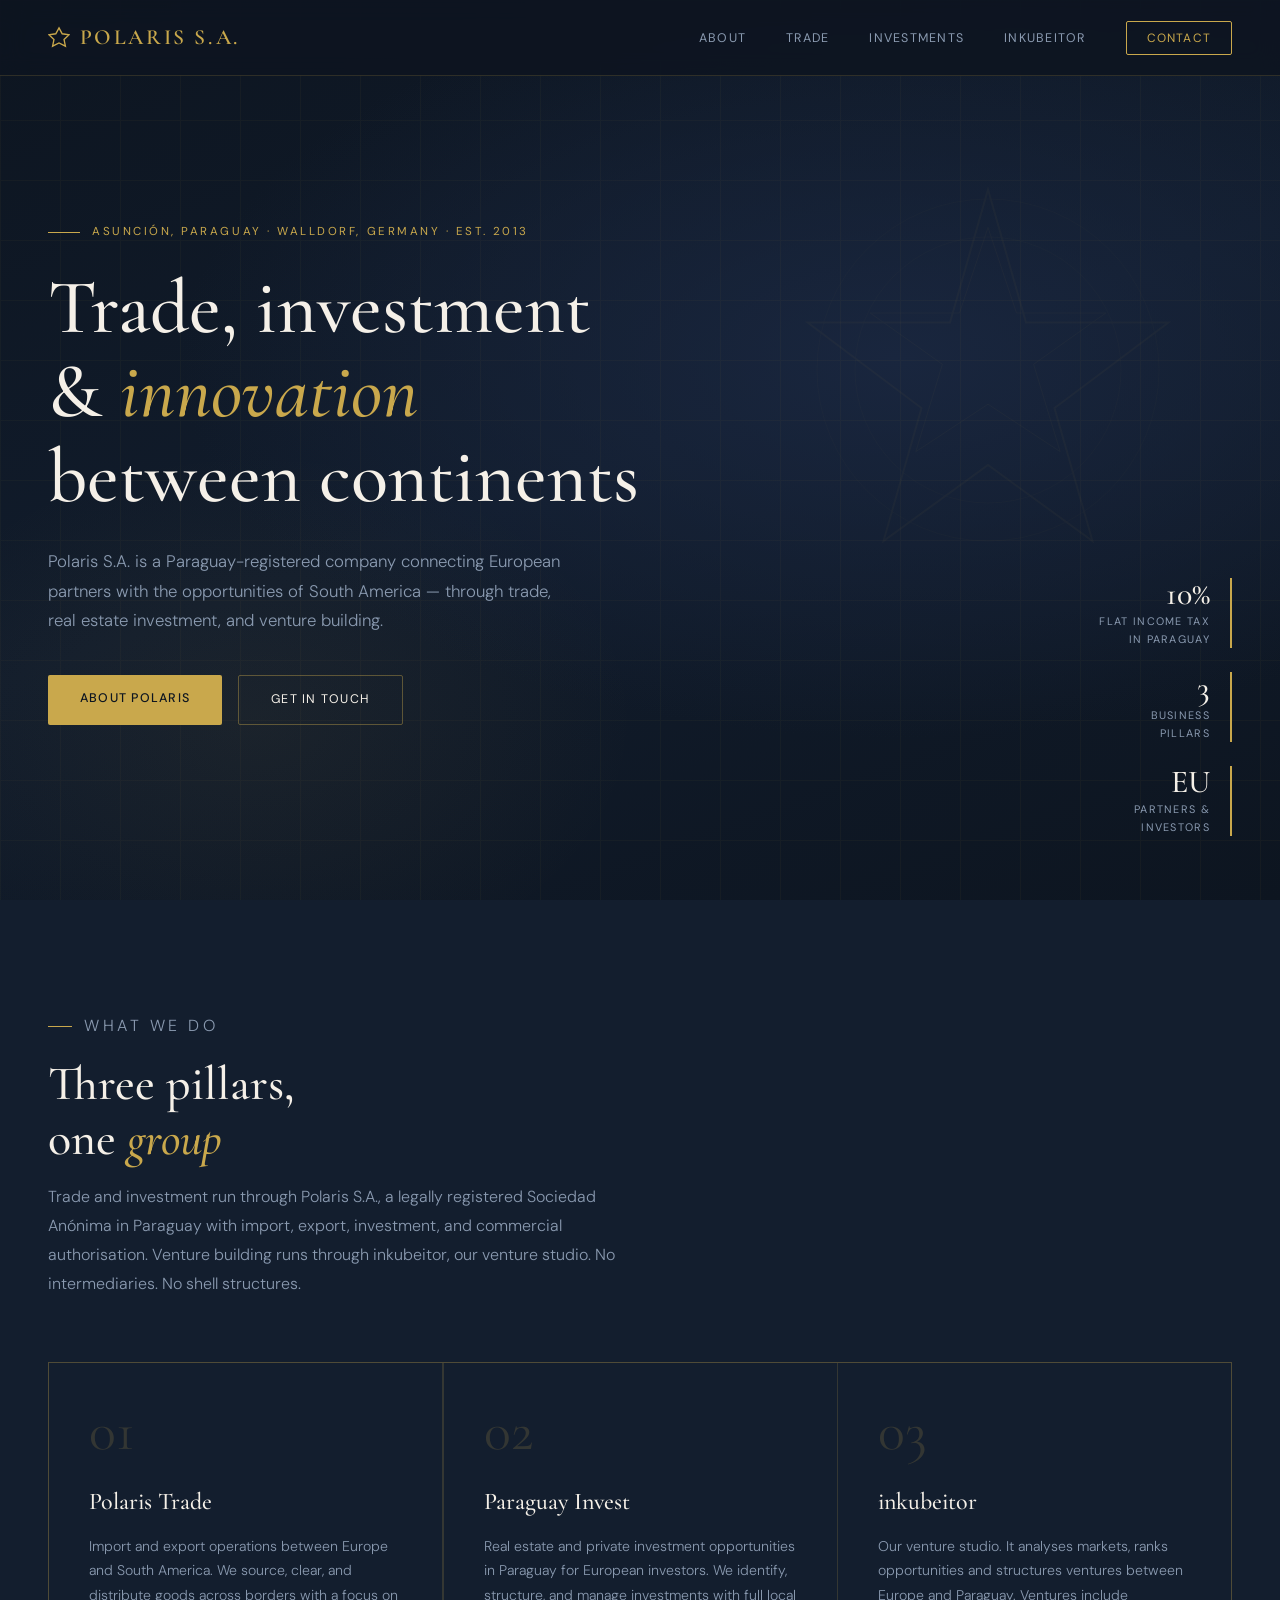
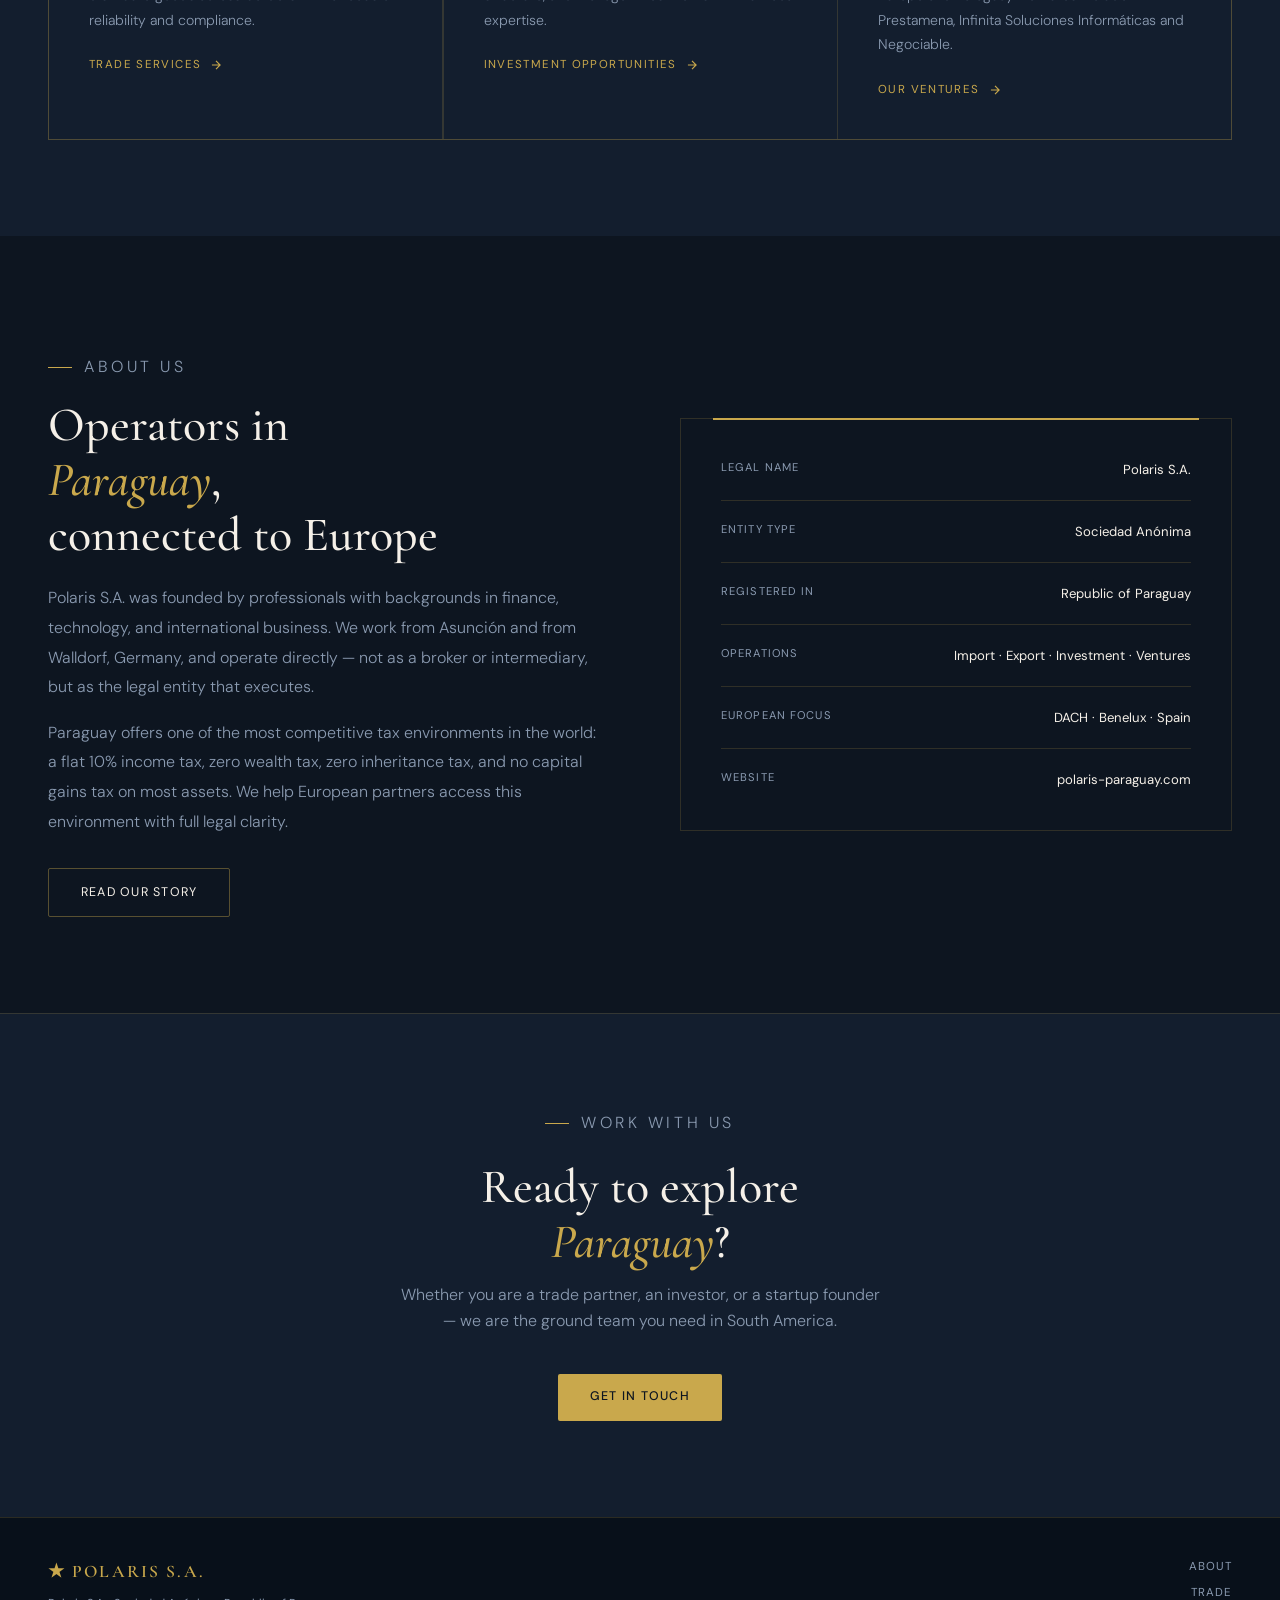
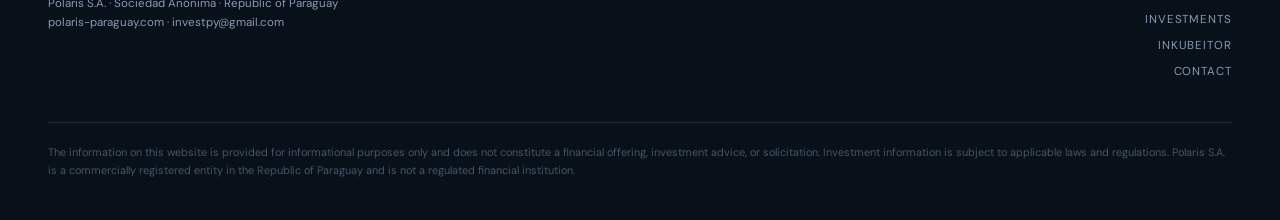
<file: index.html>
<!DOCTYPE html>
<html lang="en">
<head>
<meta charset="UTF-8">
<meta name="viewport" content="width=device-width, initial-scale=1.0">
<title>Polaris S.A. — Trade, Investment & Innovation</title>
<meta name="description" content="Polaris S.A. is a Paraguay-registered company connecting Europe and South America through trade, investment, and innovation.">
<link rel="preconnect" href="https://fonts.googleapis.com">
<link rel="preconnect" href="https://fonts.gstatic.com" crossorigin>
<link href="https://fonts.googleapis.com/css2?family=Cormorant+Garamond:ital,wght@0,400;0,500;0,600;1,400&family=DM+Sans:wght@300;400;500&display=swap" rel="stylesheet">
<style>
  *, *::before, *::after { box-sizing: border-box; margin: 0; padding: 0; }

  :root {
    --navy: #0d1520;
    --navy2: #131e2e;
    --navy3: #1a2740;
    --gold: #c9a84c;
    --gold-light: #e8c97a;
    --cream: #f5f0e8;
    --cream2: #ede8de;
    --text: #f0ece4;
    --text-muted: #8a9ab0;
    --border: rgba(201,168,76,0.18);
    --serif: 'Cormorant Garamond', Georgia, serif;
    --sans: 'DM Sans', system-ui, sans-serif;
  }

  html { scroll-behavior: smooth; }

  body {
    font-family: var(--sans);
    background: var(--navy);
    color: var(--text);
    line-height: 1.6;
    overflow-x: hidden;
  }

  /* NAV */
  nav {
    position: fixed; top: 0; left: 0; right: 0; z-index: 100;
    display: flex; align-items: center; justify-content: space-between;
    padding: 1.25rem 3rem;
    background: rgba(13,21,32,0.85);
    backdrop-filter: blur(12px);
    border-bottom: 1px solid var(--border);
    transition: padding 0.3s;
  }
  .nav-logo {
    font-family: var(--serif);
    font-size: 1.35rem;
    font-weight: 600;
    letter-spacing: 0.12em;
    color: var(--gold);
    text-decoration: none;
    text-transform: uppercase;
    display: flex; align-items: center; gap: 0.6rem;
  }
  .nav-logo svg { width: 22px; height: 22px; }
  .nav-links {
    display: flex; align-items: center; gap: 2.5rem;
    list-style: none;
  }
  .nav-links a {
    font-size: 0.78rem;
    letter-spacing: 0.1em;
    text-transform: uppercase;
    color: var(--text-muted);
    text-decoration: none;
    transition: color 0.2s;
  }
  .nav-links a:hover { color: var(--gold); }
  .nav-cta {
    font-size: 0.75rem !important;
    letter-spacing: 0.1em;
    padding: 0.5rem 1.25rem;
    border: 1px solid var(--gold);
    color: var(--gold) !important;
    border-radius: 2px;
    transition: background 0.2s, color 0.2s !important;
  }
  .nav-cta:hover { background: var(--gold) !important; color: var(--navy) !important; }

  /* HERO */
  .hero {
    min-height: 100vh;
    display: flex; align-items: center;
    position: relative;
    padding: 8rem 3rem 5rem;
    overflow: hidden;
  }
  .hero-bg {
    position: absolute; inset: 0;
    background:
      radial-gradient(ellipse 80% 60% at 70% 40%, rgba(26,39,64,0.9) 0%, transparent 70%),
      radial-gradient(ellipse 50% 50% at 20% 80%, rgba(201,168,76,0.06) 0%, transparent 60%),
      linear-gradient(160deg, #0d1520 0%, #111c2c 50%, #0d1520 100%);
  }
  .hero-grid {
    position: absolute; inset: 0; opacity: 0.04;
    background-image:
      linear-gradient(var(--gold) 1px, transparent 1px),
      linear-gradient(90deg, var(--gold) 1px, transparent 1px);
    background-size: 60px 60px;
  }
  .hero-star {
    position: absolute; right: 8%; top: 20%;
    width: 380px; height: 380px;
    opacity: 0.04;
    animation: rotate 80s linear infinite;
  }
  @keyframes rotate { to { transform: rotate(360deg); } }

  .hero-content {
    position: relative; z-index: 2;
    max-width: 680px;
    animation: fadeUp 1s ease both;
  }
  @keyframes fadeUp {
    from { opacity: 0; transform: translateY(28px); }
    to   { opacity: 1; transform: translateY(0); }
  }
  .hero-eyebrow {
    font-size: 0.72rem;
    letter-spacing: 0.22em;
    text-transform: uppercase;
    color: var(--gold);
    margin-bottom: 1.5rem;
    display: flex; align-items: center; gap: 0.75rem;
  }
  .hero-eyebrow::before {
    content: '';
    display: block; width: 32px; height: 1px;
    background: var(--gold);
  }
  h1 {
    font-family: var(--serif);
    font-size: clamp(2.8rem, 6vw, 5rem);
    font-weight: 500;
    line-height: 1.1;
    margin-bottom: 1.75rem;
    color: var(--cream);
  }
  h1 em {
    font-style: italic;
    color: var(--gold);
  }
  .hero-sub {
    font-size: 1.05rem;
    color: var(--text-muted);
    line-height: 1.75;
    max-width: 520px;
    margin-bottom: 2.5rem;
    font-weight: 300;
  }
  .hero-actions {
    display: flex; gap: 1rem; flex-wrap: wrap;
  }
  .btn-primary {
    display: inline-block;
    padding: 0.85rem 2rem;
    background: var(--gold);
    color: var(--navy);
    font-size: 0.78rem;
    font-weight: 500;
    letter-spacing: 0.1em;
    text-transform: uppercase;
    text-decoration: none;
    border-radius: 2px;
    transition: background 0.2s, transform 0.15s;
  }
  .btn-primary:hover { background: var(--gold-light); transform: translateY(-1px); }
  .btn-secondary {
    display: inline-block;
    padding: 0.85rem 2rem;
    border: 1px solid rgba(201,168,76,0.4);
    color: var(--cream);
    font-size: 0.78rem;
    font-weight: 400;
    letter-spacing: 0.1em;
    text-transform: uppercase;
    text-decoration: none;
    border-radius: 2px;
    transition: border-color 0.2s, color 0.2s;
  }
  .btn-secondary:hover { border-color: var(--gold); color: var(--gold); }

  .hero-stats {
    position: absolute; right: 3rem; bottom: 4rem;
    display: flex; flex-direction: column; gap: 1.5rem;
    z-index: 2;
    animation: fadeUp 1s ease 0.3s both;
  }
  .stat {
    text-align: right;
    border-right: 2px solid var(--gold);
    padding-right: 1.25rem;
  }
  .stat-num {
    font-family: var(--serif);
    font-size: 2rem;
    font-weight: 500;
    color: var(--cream);
    line-height: 1;
  }
  .stat-label {
    font-size: 0.68rem;
    letter-spacing: 0.12em;
    text-transform: uppercase;
    color: var(--text-muted);
    margin-top: 0.2rem;
  }

  /* SECTION SHARED */
  section { padding: 6rem 3rem; }
  .section-label {
    font-size: 0.68rem;
    letter-spacing: 0.22em;
    text-transform: uppercase;
    color: var(--gold);
    margin-bottom: 1rem;
    display: flex; align-items: center; gap: 0.75rem;
  }
  .section-label::before {
    content: '';
    display: block; width: 24px; height: 1px;
    background: var(--gold);
  }
  h2 {
    font-family: var(--serif);
    font-size: clamp(2rem, 4vw, 3rem);
    font-weight: 500;
    color: var(--cream);
    line-height: 1.15;
    margin-bottom: 1rem;
  }
  h2 em { font-style: italic; color: var(--gold); }

  /* PILLARS */
  .pillars { background: var(--navy2); }
  .pillars-intro {
    max-width: 600px;
    margin-bottom: 4rem;
  }
  .pillars-intro p {
    color: var(--text-muted);
    font-size: 1rem;
    font-weight: 300;
    line-height: 1.8;
    margin-top: 1rem;
  }
  .pillars-grid {
    display: grid;
    grid-template-columns: repeat(auto-fit, minmax(280px, 1fr));
    gap: 1.5px;
    background: var(--border);
    border: 1px solid var(--border);
  }
  .pillar {
    background: var(--navy2);
    padding: 2.5rem;
    text-decoration: none;
    display: block;
    transition: background 0.25s;
    position: relative;
    overflow: hidden;
  }
  .pillar::before {
    content: '';
    position: absolute; bottom: 0; left: 0; right: 0;
    height: 2px; background: var(--gold);
    transform: scaleX(0); transform-origin: left;
    transition: transform 0.3s;
  }
  .pillar:hover { background: var(--navy3); }
  .pillar:hover::before { transform: scaleX(1); }
  .pillar-num {
    font-family: var(--serif);
    font-size: 3.5rem;
    font-weight: 400;
    color: var(--border);
    line-height: 1;
    margin-bottom: 1.5rem;
    transition: color 0.25s;
  }
  .pillar:hover .pillar-num { color: rgba(201,168,76,0.2); }
  .pillar h3 {
    font-family: var(--serif);
    font-size: 1.5rem;
    font-weight: 500;
    color: var(--cream);
    margin-bottom: 0.75rem;
  }
  .pillar p {
    font-size: 0.88rem;
    color: var(--text-muted);
    line-height: 1.75;
    font-weight: 300;
    margin-bottom: 1.5rem;
  }
  .pillar-link {
    font-size: 0.72rem;
    letter-spacing: 0.12em;
    text-transform: uppercase;
    color: var(--gold);
    display: flex; align-items: center; gap: 0.5rem;
  }
  .pillar-link svg { transition: transform 0.2s; }
  .pillar:hover .pillar-link svg { transform: translateX(4px); }

  /* ABOUT STRIP */
  .about-strip {
    background: var(--navy);
    display: grid;
    grid-template-columns: 1fr 1fr;
    gap: 5rem;
    align-items: center;
  }
  .about-strip p {
    color: var(--text-muted);
    font-size: 1rem;
    line-height: 1.85;
    font-weight: 300;
    margin-top: 1.25rem;
  }
  .about-strip p + p { margin-top: 1rem; }
  .about-visual {
    border: 1px solid var(--border);
    padding: 2.5rem;
    position: relative;
  }
  .about-visual::before {
    content: '';
    position: absolute; top: -1px; left: 2rem; right: 2rem;
    height: 2px; background: var(--gold);
  }
  .entity-detail {
    display: flex; flex-direction: column; gap: 1.25rem;
  }
  .entity-row {
    display: flex; justify-content: space-between;
    font-size: 0.82rem;
    padding-bottom: 1.25rem;
    border-bottom: 1px solid var(--border);
  }
  .entity-row:last-child { border-bottom: none; padding-bottom: 0; }
  .entity-key {
    letter-spacing: 0.1em;
    text-transform: uppercase;
    color: var(--text-muted);
    font-size: 0.7rem;
  }
  .entity-val { color: var(--cream); text-align: right; }

  /* CONTACT CTA */
  .contact-cta {
    background: var(--navy2);
    text-align: center;
    border-top: 1px solid var(--border);
  }
  .contact-cta h2 { margin-bottom: 0.75rem; }
  .contact-cta p {
    color: var(--text-muted);
    font-size: 1rem;
    font-weight: 300;
    max-width: 480px;
    margin: 0 auto 2.5rem;
  }

  /* FOOTER */
  footer {
    background: #08101a;
    padding: 2.5rem 3rem;
    border-top: 1px solid var(--border);
    display: flex;
    justify-content: space-between;
    align-items: flex-start;
    gap: 2rem;
    flex-wrap: wrap;
  }
  .footer-brand {
    font-family: var(--serif);
    font-size: 1.1rem;
    font-weight: 600;
    letter-spacing: 0.12em;
    color: var(--gold);
    text-transform: uppercase;
    margin-bottom: 0.5rem;
  }
  .footer-legal {
    font-size: 0.72rem;
    color: var(--text-muted);
    line-height: 1.7;
  }
  .footer-links {
    display: flex; flex-direction: column; gap: 0.5rem; align-items: flex-end;
  }
  .footer-links a {
    font-size: 0.72rem;
    letter-spacing: 0.08em;
    text-transform: uppercase;
    color: var(--text-muted);
    text-decoration: none;
    transition: color 0.2s;
  }
  .footer-links a:hover { color: var(--gold); }
  .footer-disclaimer {
    width: 100%;
    font-size: 0.68rem;
    color: rgba(138,154,176,0.5);
    border-top: 1px solid var(--border);
    padding-top: 1.25rem;
    margin-top: 0.5rem;
    line-height: 1.7;
  }

  /* MOBILE */
  @media (max-width: 768px) {
    nav { padding: 1rem 1.5rem; }
    .nav-links { display: none; }
    .hero { padding: 7rem 1.5rem 3rem; }
    .hero-stats { display: none; }
    section { padding: 4rem 1.5rem; }
    .about-strip { grid-template-columns: 1fr; gap: 3rem; }
    footer { flex-direction: column; }
    .footer-links { align-items: flex-start; }
  }
</style>
</head>
<body>

<!-- NAV -->
<nav>
  <a href="index.html" class="nav-logo">
    <svg viewBox="0 0 24 24" fill="none" stroke="currentColor" stroke-width="1.5">
      <polygon points="12,2 15.5,8.5 23,9.5 17.5,14.8 19,22 12,18.5 5,22 6.5,14.8 1,9.5 8.5,8.5"/>
    </svg>
    Polaris S.A.
  </a>
  <ul class="nav-links">
    <li><a href="about.html">About</a></li>
    <li><a href="trade.html">Trade</a></li>
    <li><a href="investments.html">Investments</a></li>
    <li><a href="inkubeitor.html">inkubeitor</a></li>
    <li><a href="contact.html" class="nav-cta">Contact</a></li>
  </ul>
</nav>

<!-- HERO -->
<section class="hero">
  <div class="hero-bg"></div>
  <div class="hero-grid"></div>
  <!-- Decorative star -->
  <svg class="hero-star" viewBox="0 0 200 200" fill="none" stroke="#c9a84c">
    <polygon points="100,5 120,75 195,75 135,120 155,190 100,150 45,190 65,120 5,75 80,75"/>
    <polygon points="100,25 115,70 162,70 124,97 138,143 100,118 62,143 76,97 38,70 85,70" stroke-width="0.5"/>
    <circle cx="100" cy="100" r="90" stroke-width="0.3"/>
    <circle cx="100" cy="100" r="70" stroke-width="0.3"/>
  </svg>

  <div class="hero-content">
    <p class="hero-eyebrow">Asunción, Paraguay · Walldorf, Germany · Est. 2013</p>
    <h1>Trade, investment<br>&amp; <em>innovation</em><br>between continents</h1>
    <p class="hero-sub">Polaris S.A. is a Paraguay-registered company connecting European partners with the opportunities of South America — through trade, real estate investment, and venture building.</p>
    <div class="hero-actions">
      <a href="about.html" class="btn-primary">About Polaris</a>
      <a href="contact.html" class="btn-secondary">Get in touch</a>
    </div>
  </div>

  <div class="hero-stats">
    <div class="stat">
      <div class="stat-num">10%</div>
      <div class="stat-label">Flat income tax<br>in Paraguay</div>
    </div>
    <div class="stat">
      <div class="stat-num">3</div>
      <div class="stat-label">Business<br>pillars</div>
    </div>
    <div class="stat">
      <div class="stat-num">EU</div>
      <div class="stat-label">Partners &amp;<br>investors</div>
    </div>
  </div>
</section>

<!-- PILLARS -->
<section class="pillars">
  <div class="pillars-intro">
    <p class="section-label">What we do</p>
    <h2>Three pillars,<br>one <em>group</em></h2>
    <p>Trade and investment run through Polaris S.A., a legally registered Sociedad Anónima in Paraguay with import, export, investment, and commercial authorisation. Venture building runs through inkubeitor, our venture studio. No intermediaries. No shell structures.</p>
  </div>

  <div class="pillars-grid">
    <a href="trade.html" class="pillar">
      <div class="pillar-num">01</div>
      <h3>Polaris Trade</h3>
      <p>Import and export operations between Europe and South America. We source, clear, and distribute goods across borders with a focus on reliability and compliance.</p>
      <span class="pillar-link">
        Trade services
        <svg width="14" height="14" viewBox="0 0 24 24" fill="none" stroke="currentColor" stroke-width="2"><path d="M5 12h14M12 5l7 7-7 7"/></svg>
      </span>
    </a>

    <a href="investments.html" class="pillar">
      <div class="pillar-num">02</div>
      <h3>Paraguay Invest</h3>
      <p>Real estate and private investment opportunities in Paraguay for European investors. We identify, structure, and manage investments with full local expertise.</p>
      <span class="pillar-link">
        Investment opportunities
        <svg width="14" height="14" viewBox="0 0 24 24" fill="none" stroke="currentColor" stroke-width="2"><path d="M5 12h14M12 5l7 7-7 7"/></svg>
      </span>
    </a>

    <a href="inkubeitor.html" class="pillar">
      <div class="pillar-num">03</div>
      <h3>inkubeitor</h3>
      <p>Our venture studio. It analyses markets, ranks opportunities and structures ventures between Europe and Paraguay. Ventures include Prestamena, Infinita Soluciones Informáticas and Negociable.</p>
      <span class="pillar-link">
        Our ventures
        <svg width="14" height="14" viewBox="0 0 24 24" fill="none" stroke="currentColor" stroke-width="2"><path d="M5 12h14M12 5l7 7-7 7"/></svg>
      </span>
    </a>
  </div>
</section>

<!-- ABOUT STRIP -->
<section class="about-strip">
  <div>
    <p class="section-label">About us</p>
    <h2>Operators in<br><em>Paraguay</em>,<br>connected to Europe</h2>
    <p>Polaris S.A. was founded by professionals with backgrounds in finance, technology, and international business. We work from Asunción and from Walldorf, Germany, and operate directly — not as a broker or intermediary, but as the legal entity that executes.</p>
    <p>Paraguay offers one of the most competitive tax environments in the world: a flat 10% income tax, zero wealth tax, zero inheritance tax, and no capital gains tax on most assets. We help European partners access this environment with full legal clarity.</p>
    <a href="about.html" class="btn-secondary" style="margin-top:2rem; display:inline-block;">Read our story</a>
  </div>

  <div class="about-visual">
    <div class="entity-detail">
      <div class="entity-row">
        <span class="entity-key">Legal name</span>
        <span class="entity-val">Polaris S.A.</span>
      </div>
      <div class="entity-row">
        <span class="entity-key">Entity type</span>
        <span class="entity-val">Sociedad Anónima</span>
      </div>
      <div class="entity-row">
        <span class="entity-key">Registered in</span>
        <span class="entity-val">Republic of Paraguay</span>
      </div>
      <div class="entity-row">
        <span class="entity-key">Operations</span>
        <span class="entity-val">Import · Export · Investment · Ventures</span>
      </div>
      <div class="entity-row">
        <span class="entity-key">European focus</span>
        <span class="entity-val">DACH · Benelux · Spain</span>
      </div>
      <div class="entity-row">
        <span class="entity-key">Website</span>
        <span class="entity-val">polaris-paraguay.com</span>
      </div>
    </div>
  </div>
</section>

<!-- CONTACT CTA -->
<section class="contact-cta">
  <p class="section-label" style="justify-content:center; margin-bottom:1.5rem;">Work with us</p>
  <h2>Ready to explore<br><em>Paraguay</em>?</h2>
  <p>Whether you are a trade partner, an investor, or a startup founder — we are the ground team you need in South America.</p>
  <a href="contact.html" class="btn-primary">Get in touch</a>
</section>

<!-- FOOTER -->
<footer>
  <div>
    <div class="footer-brand">★ Polaris S.A.</div>
    <div class="footer-legal">
      Polaris S.A. · Sociedad Anónima · Republic of Paraguay<br>
      polaris-paraguay.com · investpy@gmail.com
    </div>
  </div>
  <div class="footer-links">
    <a href="about.html">About</a>
    <a href="trade.html">Trade</a>
    <a href="investments.html">Investments</a>
    <a href="inkubeitor.html">inkubeitor</a>
    <a href="contact.html">Contact</a>
  </div>
  <p class="footer-disclaimer">
    The information on this website is provided for informational purposes only and does not constitute a financial offering, investment advice, or solicitation. Investment information is subject to applicable laws and regulations. Polaris S.A. is a commercially registered entity in the Republic of Paraguay and is not a regulated financial institution.
  </p>
</footer>

</body>
</html>
</file>
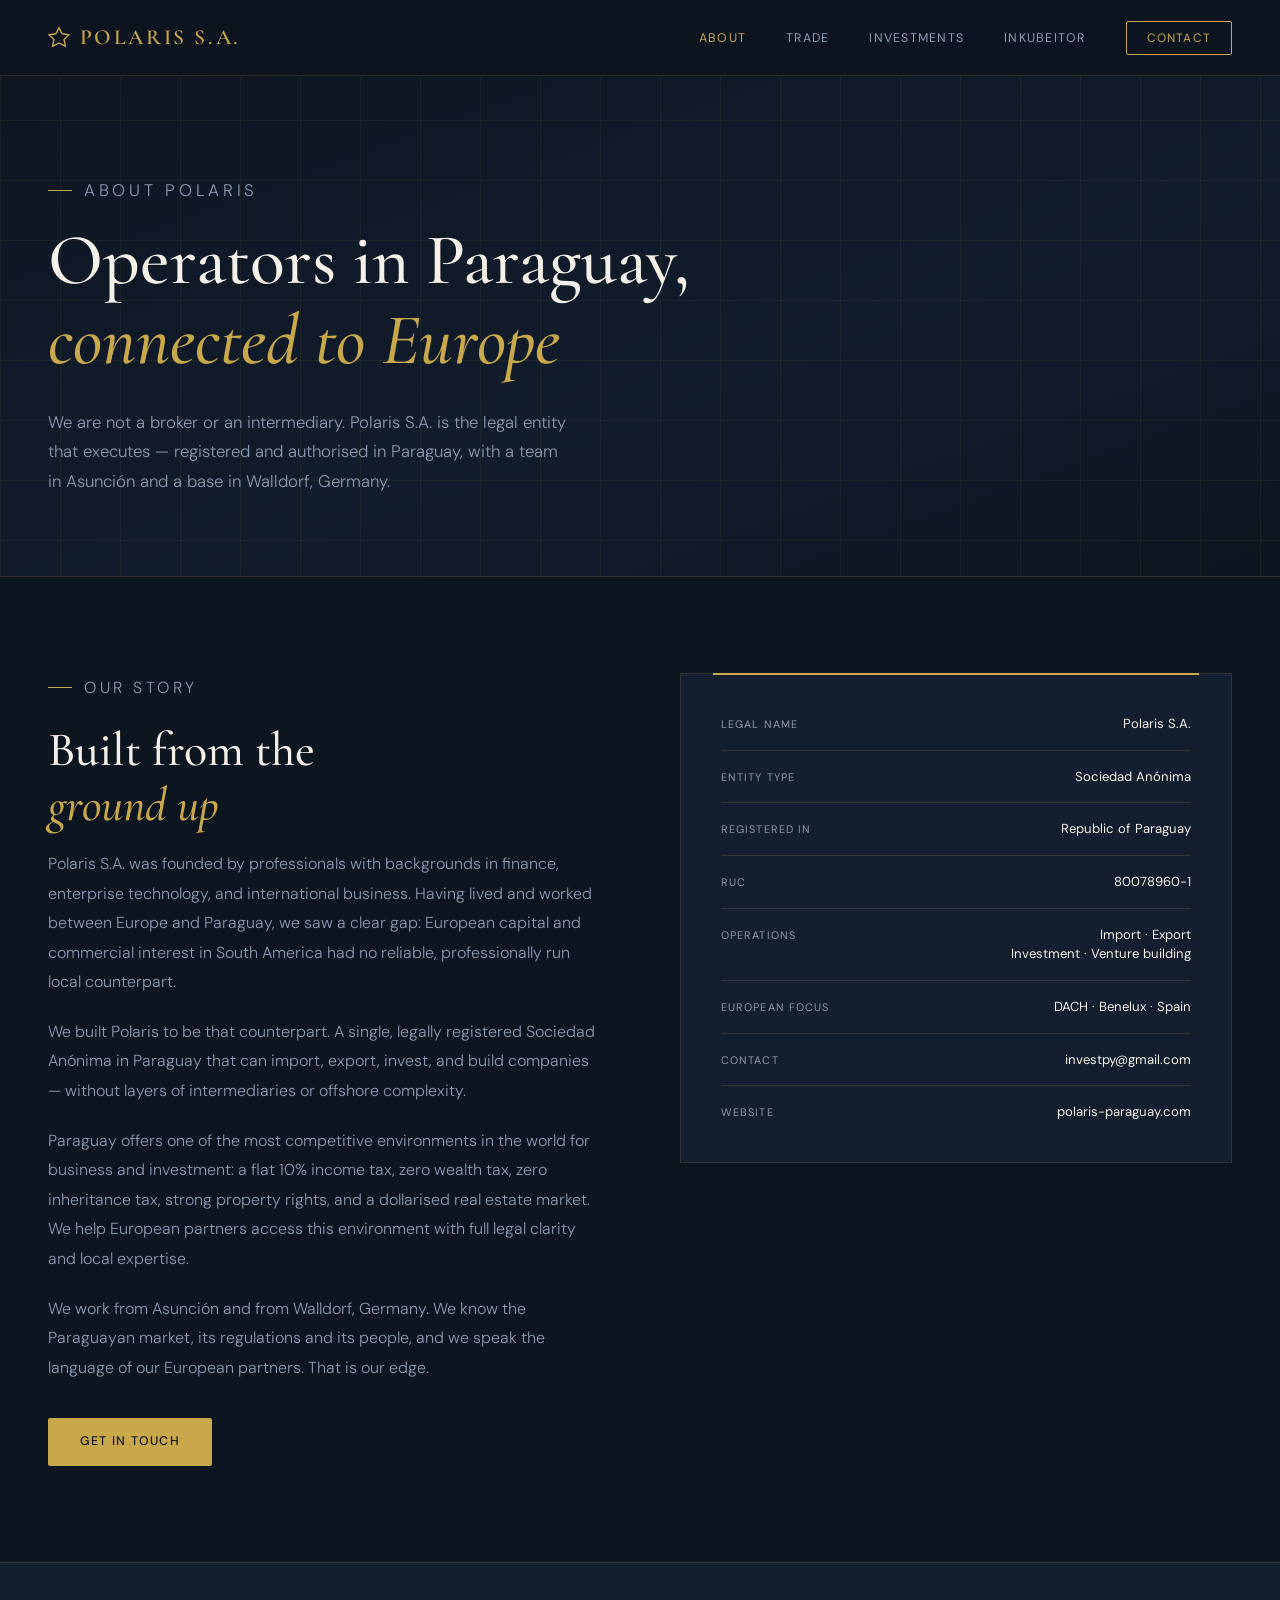
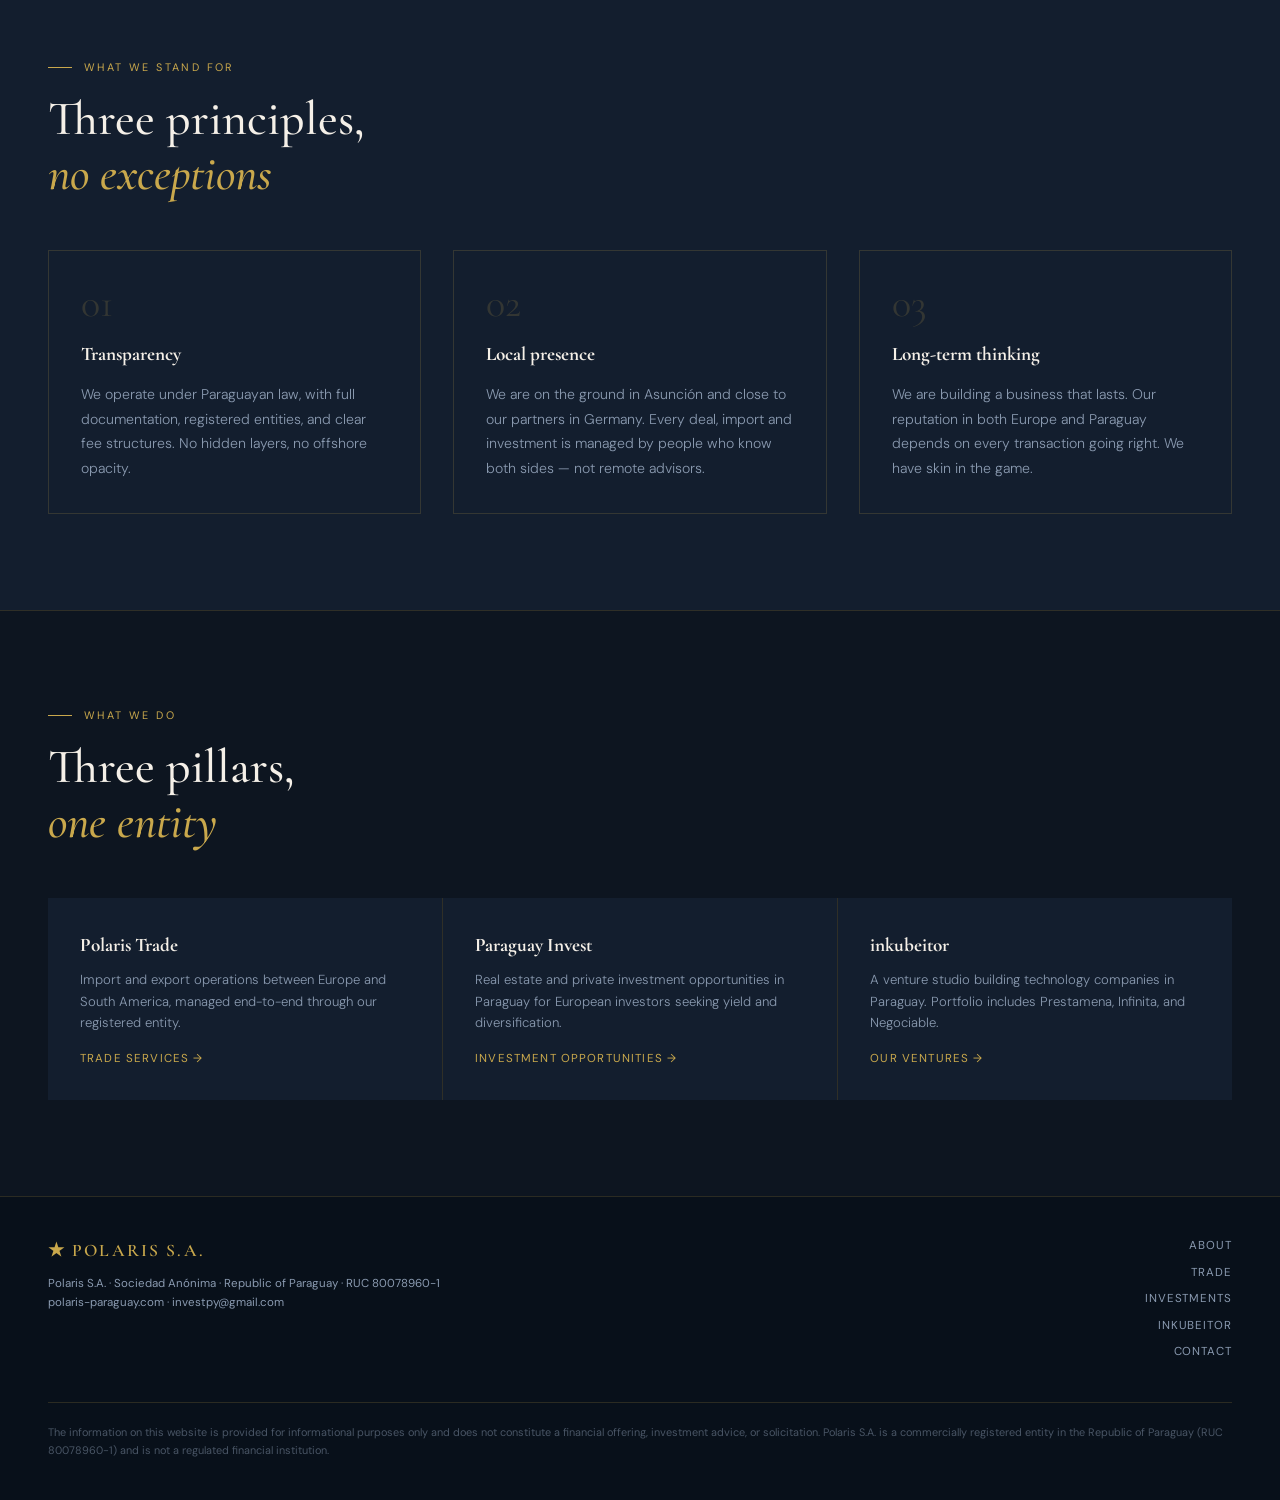
<file: about.html>
<!DOCTYPE html>
<html lang="en">
<head>
<meta charset="UTF-8">
<meta name="viewport" content="width=device-width, initial-scale=1.0">
<title>About — Polaris S.A.</title>
<meta name="description" content="Polaris S.A. is a Paraguay-registered Sociedad Anónima founded by professionals with backgrounds in finance, technology, and international business.">
<link rel="preconnect" href="https://fonts.googleapis.com">
<link rel="preconnect" href="https://fonts.gstatic.com" crossorigin>
<link href="https://fonts.googleapis.com/css2?family=Cormorant+Garamond:ital,wght@0,400;0,500;0,600;1,400&family=DM+Sans:wght@300;400;500&display=swap" rel="stylesheet">
<link rel="stylesheet" href="shared.css">
<style>
  .about-grid { display: grid; grid-template-columns: 1fr 1fr; gap: 5rem; align-items: start; }
  .about-grid p { color: var(--text-muted); font-size: 1rem; line-height: 1.85; font-weight: 300; margin-bottom: 1.25rem; }
  .entity-card { border: 1px solid var(--border); padding: 2.5rem; position: relative; background: var(--navy2); }
  .entity-card::before { content: ''; position: absolute; top: -1px; left: 2rem; right: 2rem; height: 2px; background: var(--gold); }
  .entity-row { display: flex; justify-content: space-between; align-items: flex-start; font-size: 0.82rem; padding: 1rem 0; border-bottom: 1px solid var(--border); gap: 1rem; }
  .entity-row:first-child { padding-top: 0; }
  .entity-row:last-child { border-bottom: none; padding-bottom: 0; }
  .entity-key { letter-spacing: 0.1em; text-transform: uppercase; color: var(--text-muted); font-size: 0.68rem; flex-shrink: 0; padding-top: 2px; }
  .entity-val { color: var(--cream); text-align: right; line-height: 1.5; }
  .values-section { background: var(--navy2); border-top: 1px solid var(--border); }
  .values-grid { display: grid; grid-template-columns: repeat(auto-fit, minmax(220px, 1fr)); gap: 2rem; margin-top: 3rem; }
  .value-item { padding: 2rem; border: 1px solid var(--border); }
  .value-item h4 { font-family: var(--serif); font-size: 1.2rem; color: var(--cream); margin-bottom: 0.75rem; }
  .value-item p { font-size: 0.88rem; color: var(--text-muted); line-height: 1.75; font-weight: 300; }
  .value-num { font-family: var(--serif); font-size: 2.5rem; color: var(--border); line-height: 1; margin-bottom: 1rem; }
  .pillars-strip { border-top: 1px solid var(--border); }
  .pillars-strip-grid { display: grid; grid-template-columns: repeat(3,1fr); gap: 1.5px; background: var(--border); margin-top: 3rem; }
  .pillar-mini { background: var(--navy2); padding: 2rem; text-decoration: none; display: block; transition: background 0.2s; }
  .pillar-mini:hover { background: var(--navy3); }
  .pillar-mini h4 { font-family: var(--serif); font-size: 1.2rem; color: var(--cream); margin-bottom: 0.5rem; }
  .pillar-mini p { font-size: 0.82rem; color: var(--text-muted); line-height: 1.65; font-weight: 300; }
  .pillar-mini .arrow { font-size: 0.72rem; letter-spacing: 0.1em; text-transform: uppercase; color: var(--gold); margin-top: 1rem; display: block; }
  @media (max-width: 768px) { .about-grid { grid-template-columns: 1fr; gap: 3rem; } .pillars-strip-grid { grid-template-columns: 1fr; } }
</style>
</head>
<body>

<nav>
  <a href="index.html" class="nav-logo">
    <svg viewBox="0 0 24 24" fill="none" stroke="currentColor" stroke-width="1.5"><polygon points="12,2 15.5,8.5 23,9.5 17.5,14.8 19,22 12,18.5 5,22 6.5,14.8 1,9.5 8.5,8.5"/></svg>
    Polaris S.A.
  </a>
  <ul class="nav-links">
    <li><a href="about.html" class="active">About</a></li>
    <li><a href="trade.html">Trade</a></li>
    <li><a href="investments.html">Investments</a></li>
    <li><a href="inkubeitor.html">inkubeitor</a></li>
    <li><a href="contact.html" class="nav-cta">Contact</a></li>
  </ul>
</nav>

<div class="page-hero">
  <div class="page-hero-bg"></div>
  <div class="page-hero-content">
    <p class="section-label">About Polaris</p>
    <h1>Operators in Paraguay,<br><em>connected to Europe</em></h1>
    <p>We are not a broker or an intermediary. Polaris S.A. is the legal entity that executes — registered and authorised in Paraguay, with a team in Asunción and a base in Walldorf, Germany.</p>
  </div>
</div>

<section>
  <div class="about-grid">
    <div>
      <p class="section-label">Our story</p>
      <h2>Built from the<br><em>ground up</em></h2>
      <p>Polaris S.A. was founded by professionals with backgrounds in finance, enterprise technology, and international business. Having lived and worked between Europe and Paraguay, we saw a clear gap: European capital and commercial interest in South America had no reliable, professionally run local counterpart.</p>
      <p>We built Polaris to be that counterpart. A single, legally registered Sociedad Anónima in Paraguay that can import, export, invest, and build companies — without layers of intermediaries or offshore complexity.</p>
      <p>Paraguay offers one of the most competitive environments in the world for business and investment: a flat 10% income tax, zero wealth tax, zero inheritance tax, strong property rights, and a dollarised real estate market. We help European partners access this environment with full legal clarity and local expertise.</p>
      <p>We work from Asunción and from Walldorf, Germany. We know the Paraguayan market, its regulations and its people, and we speak the language of our European partners. That is our edge.</p>
      <a href="contact.html" class="btn-primary" style="margin-top:1rem">Get in touch</a>
    </div>
    <div>
      <div class="entity-card">
        <div class="entity-row">
          <span class="entity-key">Legal name</span>
          <span class="entity-val">Polaris S.A.</span>
        </div>
        <div class="entity-row">
          <span class="entity-key">Entity type</span>
          <span class="entity-val">Sociedad Anónima</span>
        </div>
        <div class="entity-row">
          <span class="entity-key">Registered in</span>
          <span class="entity-val">Republic of Paraguay</span>
        </div>
        <div class="entity-row">
          <span class="entity-key">RUC</span>
          <span class="entity-val">80078960-1</span>
        </div>
        <div class="entity-row">
          <span class="entity-key">Operations</span>
          <span class="entity-val">Import · Export<br>Investment · Venture building</span>
        </div>
        <div class="entity-row">
          <span class="entity-key">European focus</span>
          <span class="entity-val">DACH · Benelux · Spain</span>
        </div>
        <div class="entity-row">
          <span class="entity-key">Contact</span>
          <span class="entity-val">investpy@gmail.com</span>
        </div>
        <div class="entity-row">
          <span class="entity-key">Website</span>
          <span class="entity-val">polaris-paraguay.com</span>
        </div>
      </div>
    </div>
  </div>
</section>

<section class="values-section">
  <p class="section-label">What we stand for</p>
  <h2>Three principles,<br><em>no exceptions</em></h2>
  <div class="values-grid">
    <div class="value-item">
      <div class="value-num">01</div>
      <h4>Transparency</h4>
      <p>We operate under Paraguayan law, with full documentation, registered entities, and clear fee structures. No hidden layers, no offshore opacity.</p>
    </div>
    <div class="value-item">
      <div class="value-num">02</div>
      <h4>Local presence</h4>
      <p>We are on the ground in Asunción and close to our partners in Germany. Every deal, import and investment is managed by people who know both sides — not remote advisors.</p>
    </div>
    <div class="value-item">
      <div class="value-num">03</div>
      <h4>Long-term thinking</h4>
      <p>We are building a business that lasts. Our reputation in both Europe and Paraguay depends on every transaction going right. We have skin in the game.</p>
    </div>
  </div>
</section>

<section class="pillars-strip">
  <p class="section-label">What we do</p>
  <h2>Three pillars,<br><em>one entity</em></h2>
  <div class="pillars-strip-grid">
    <a href="trade.html" class="pillar-mini">
      <h4>Polaris Trade</h4>
      <p>Import and export operations between Europe and South America, managed end-to-end through our registered entity.</p>
      <span class="arrow">Trade services →</span>
    </a>
    <a href="investments.html" class="pillar-mini">
      <h4>Paraguay Invest</h4>
      <p>Real estate and private investment opportunities in Paraguay for European investors seeking yield and diversification.</p>
      <span class="arrow">Investment opportunities →</span>
    </a>
    <a href="inkubeitor.html" class="pillar-mini">
      <h4>inkubeitor</h4>
      <p>A venture studio building technology companies in Paraguay. Portfolio includes Prestamena, Infinita, and Negociable.</p>
      <span class="arrow">Our ventures →</span>
    </a>
  </div>
</section>

<footer>
  <div>
    <div class="footer-brand">★ Polaris S.A.</div>
    <div class="footer-legal">
      Polaris S.A. · Sociedad Anónima · Republic of Paraguay · RUC 80078960-1<br>
      polaris-paraguay.com · investpy@gmail.com
    </div>
  </div>
  <div class="footer-links">
    <a href="about.html">About</a>
    <a href="trade.html">Trade</a>
    <a href="investments.html">Investments</a>
    <a href="inkubeitor.html">inkubeitor</a>
    <a href="contact.html">Contact</a>
  </div>
  <p class="footer-disclaimer">The information on this website is provided for informational purposes only and does not constitute a financial offering, investment advice, or solicitation. Polaris S.A. is a commercially registered entity in the Republic of Paraguay (RUC 80078960-1) and is not a regulated financial institution.</p>
</footer>

</body>
</html>
</file>
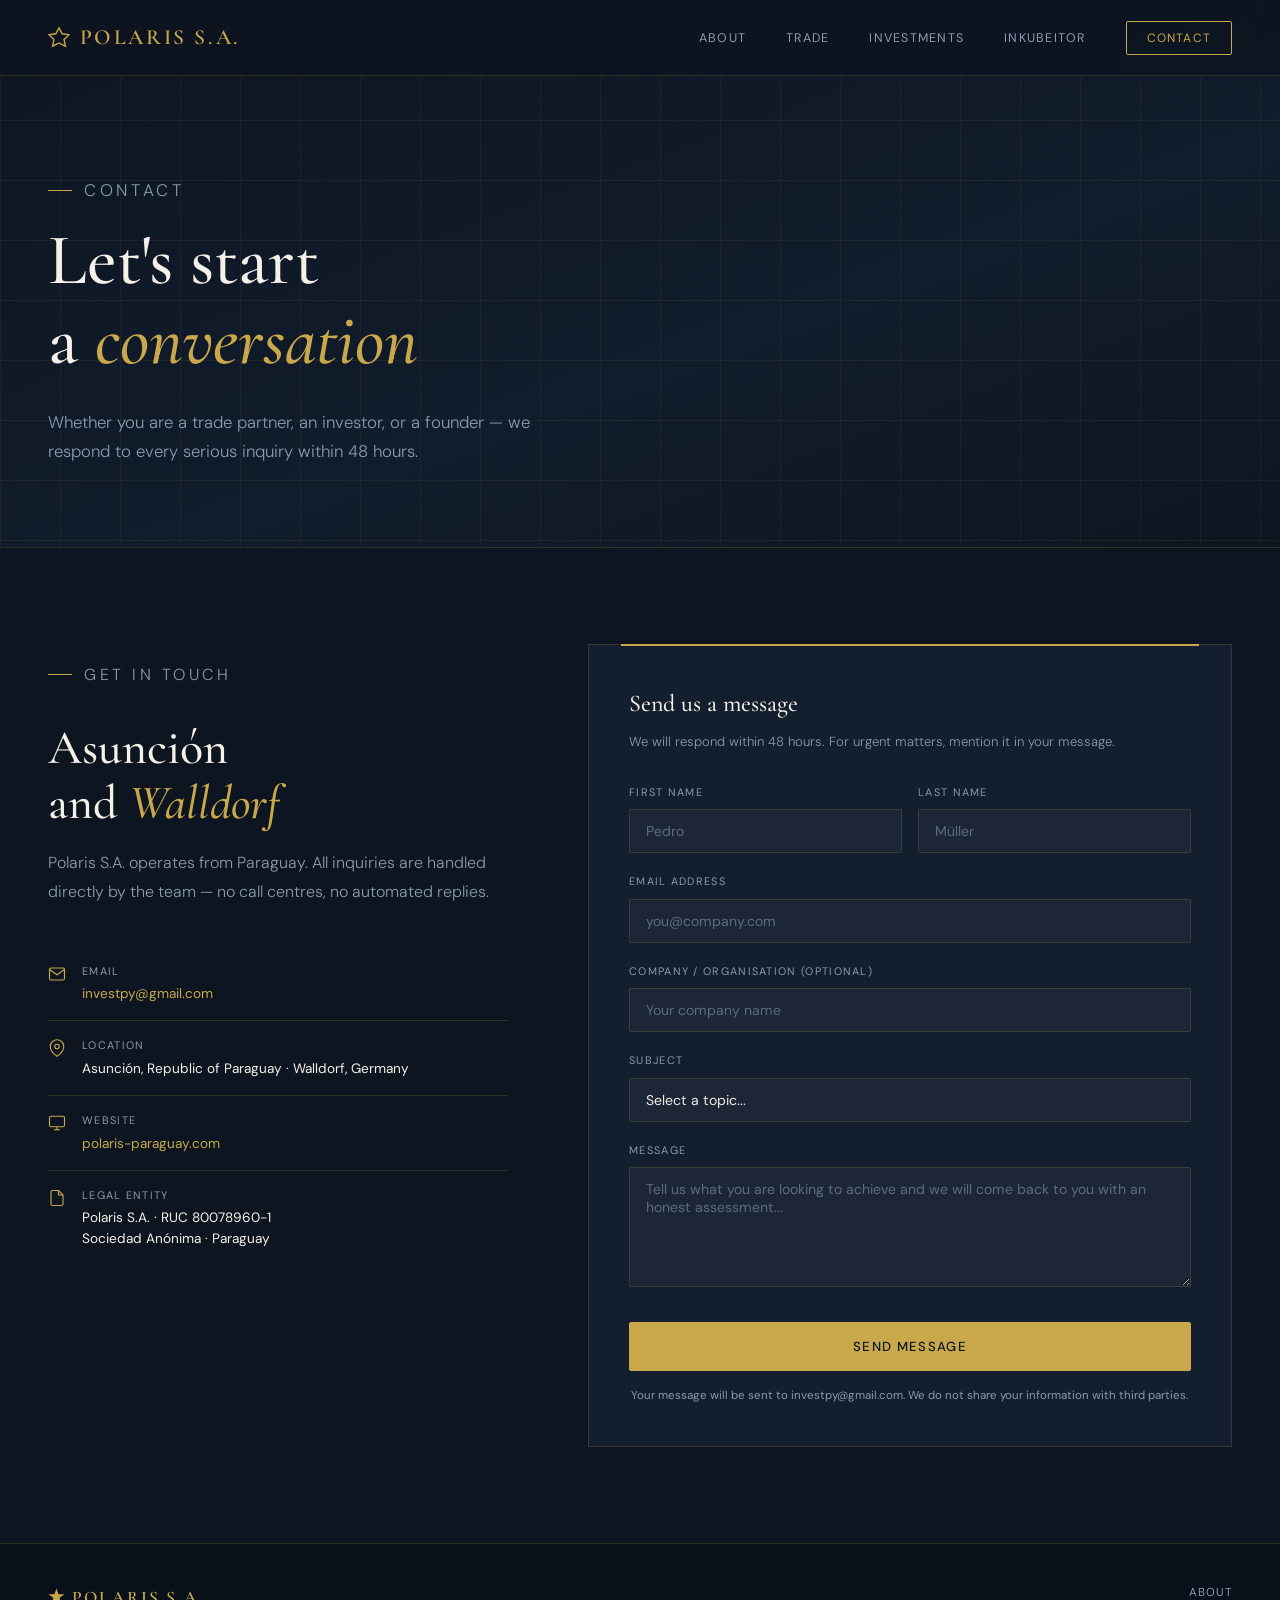
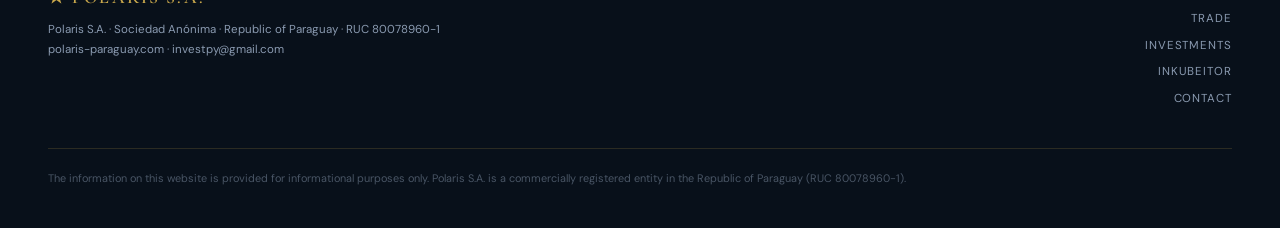
<file: contact.html>
<!DOCTYPE html>
<html lang="en">
<head>
<meta charset="UTF-8">
<meta name="viewport" content="width=device-width, initial-scale=1.0">
<title>Contact — Polaris S.A.</title>
<meta name="description" content="Get in touch with Polaris S.A. for trade, investment, or venture inquiries.">
<link rel="preconnect" href="https://fonts.googleapis.com">
<link rel="preconnect" href="https://fonts.gstatic.com" crossorigin>
<link href="https://fonts.googleapis.com/css2?family=Cormorant+Garamond:ital,wght@0,400;0,500;0,600;1,400&family=DM+Sans:wght@300;400;500&display=swap" rel="stylesheet">
<link rel="stylesheet" href="shared.css">
<style>
  .contact-layout { display: grid; grid-template-columns: 1fr 1.4fr; gap: 5rem; align-items: start; }
  .contact-info p { color: var(--text-muted); font-size: 1rem; line-height: 1.85; font-weight: 300; margin-top: 1rem; margin-bottom: 2rem; }
  .info-block { margin-top: 2.5rem; }
  .info-item { display: flex; gap: 1rem; align-items: flex-start; padding: 1rem 0; border-bottom: 1px solid var(--border); }
  .info-item:last-child { border-bottom: none; }
  .info-icon { color: var(--gold); flex-shrink: 0; margin-top: 2px; }
  .info-text { font-size: 0.85rem; }
  .info-text .key { font-size: 0.68rem; letter-spacing: 0.12em; text-transform: uppercase; color: var(--text-muted); margin-bottom: 0.25rem; }
  .info-text .val { color: var(--cream); line-height: 1.5; }
  .info-text a { color: var(--gold); text-decoration: none; }
  .info-text a:hover { text-decoration: underline; }

  /* FORM */
  .contact-form-wrap { background: var(--navy2); border: 1px solid var(--border); padding: 2.5rem; position: relative; }
  .contact-form-wrap::before { content: ''; position: absolute; top: -1px; left: 2rem; right: 2rem; height: 2px; background: var(--gold); }
  .form-title { font-family: var(--serif); font-size: 1.5rem; color: var(--cream); margin-bottom: 0.5rem; }
  .form-sub { font-size: 0.82rem; color: var(--text-muted); margin-bottom: 2rem; font-weight: 300; }
  .form-row { display: grid; grid-template-columns: 1fr 1fr; gap: 1rem; }
  .form-group { margin-bottom: 1.25rem; }
  .form-group label { display: block; font-size: 0.68rem; letter-spacing: 0.12em; text-transform: uppercase; color: var(--text-muted); margin-bottom: 0.5rem; }
  .form-group input,
  .form-group select,
  .form-group textarea {
    width: 100%;
    background: rgba(255,255,255,0.04);
    border: 1px solid var(--border);
    border-radius: 2px;
    padding: 0.75rem 1rem;
    font-family: var(--sans);
    font-size: 0.88rem;
    color: var(--text);
    transition: border-color 0.2s;
    -webkit-appearance: none;
  }
  .form-group input::placeholder,
  .form-group textarea::placeholder { color: var(--text-muted); opacity: 0.6; }
  .form-group input:focus,
  .form-group select:focus,
  .form-group textarea:focus {
    outline: none;
    border-color: var(--gold);
    background: rgba(201,168,76,0.04);
  }
  .form-group select option { background: var(--navy2); color: var(--text); }
  .form-group textarea { resize: vertical; min-height: 120px; }
  .form-submit { width: 100%; padding: 1rem; background: var(--gold); color: var(--navy); font-family: var(--sans); font-size: 0.82rem; font-weight: 500; letter-spacing: 0.1em; text-transform: uppercase; border: none; border-radius: 2px; cursor: pointer; transition: background 0.2s; margin-top: 0.5rem; }
  .form-submit:hover { background: var(--gold-light); }
  .form-note { font-size: 0.72rem; color: var(--text-muted); margin-top: 1rem; text-align: center; line-height: 1.6; }
  .success-msg { display: none; text-align: center; padding: 2rem; }
  .success-msg h3 { font-family: var(--serif); font-size: 1.75rem; color: var(--gold); margin-bottom: 0.75rem; }
  .success-msg p { color: var(--text-muted); font-size: 0.9rem; font-weight: 300; }

  @media (max-width: 768px) {
    .contact-layout { grid-template-columns: 1fr; gap: 3rem; }
    .form-row { grid-template-columns: 1fr; }
  }
</style>
</head>
<body>

<nav>
  <a href="index.html" class="nav-logo">
    <svg viewBox="0 0 24 24" fill="none" stroke="currentColor" stroke-width="1.5"><polygon points="12,2 15.5,8.5 23,9.5 17.5,14.8 19,22 12,18.5 5,22 6.5,14.8 1,9.5 8.5,8.5"/></svg>
    Polaris S.A.
  </a>
  <ul class="nav-links">
    <li><a href="about.html">About</a></li>
    <li><a href="trade.html">Trade</a></li>
    <li><a href="investments.html">Investments</a></li>
    <li><a href="inkubeitor.html">inkubeitor</a></li>
    <li><a href="contact.html" class="nav-cta active">Contact</a></li>
  </ul>
</nav>

<div class="page-hero">
  <div class="page-hero-bg"></div>
  <div class="page-hero-content">
    <p class="section-label">Contact</p>
    <h1>Let's start<br>a <em>conversation</em></h1>
    <p>Whether you are a trade partner, an investor, or a founder — we respond to every serious inquiry within 48 hours.</p>
  </div>
</div>

<section>
  <div class="contact-layout">
    <div class="contact-info">
      <p class="section-label">Get in touch</p>
      <h2>Asunción<br>and <em>Walldorf</em></h2>
      <p>Polaris S.A. operates from Paraguay. All inquiries are handled directly by the team — no call centres, no automated replies.</p>
      <div class="info-block">
        <div class="info-item">
          <svg class="info-icon" width="18" height="18" viewBox="0 0 24 24" fill="none" stroke="currentColor" stroke-width="1.5"><path d="M4 4h16c1.1 0 2 .9 2 2v12c0 1.1-.9 2-2 2H4c-1.1 0-2-.9-2-2V6c0-1.1.9-2 2-2z"/><polyline points="22,6 12,13 2,6"/></svg>
          <div class="info-text">
            <div class="key">Email</div>
            <div class="val"><a href="mailto:investpy@gmail.com">investpy@gmail.com</a></div>
          </div>
        </div>
        <div class="info-item">
          <svg class="info-icon" width="18" height="18" viewBox="0 0 24 24" fill="none" stroke="currentColor" stroke-width="1.5"><path d="M21 10c0 7-9 13-9 13s-9-6-9-13a9 9 0 0 1 18 0z"/><circle cx="12" cy="10" r="3"/></svg>
          <div class="info-text">
            <div class="key">Location</div>
            <div class="val">Asunción, Republic of Paraguay · Walldorf, Germany</div>
          </div>
        </div>
        <div class="info-item">
          <svg class="info-icon" width="18" height="18" viewBox="0 0 24 24" fill="none" stroke="currentColor" stroke-width="1.5"><rect x="2" y="3" width="20" height="14" rx="2"/><line x1="8" y1="21" x2="16" y2="21"/><line x1="12" y1="17" x2="12" y2="21"/></svg>
          <div class="info-text">
            <div class="key">Website</div>
            <div class="val"><a href="https://polaris-paraguay.com">polaris-paraguay.com</a></div>
          </div>
        </div>
        <div class="info-item">
          <svg class="info-icon" width="18" height="18" viewBox="0 0 24 24" fill="none" stroke="currentColor" stroke-width="1.5"><path d="M14 2H6a2 2 0 0 0-2 2v16a2 2 0 0 0 2 2h12a2 2 0 0 0 2-2V8z"/><polyline points="14 2 14 8 20 8"/></svg>
          <div class="info-text">
            <div class="key">Legal entity</div>
            <div class="val">Polaris S.A. · RUC 80078960-1<br>Sociedad Anónima · Paraguay</div>
          </div>
        </div>
      </div>
    </div>

    <div class="contact-form-wrap">
      <div id="form-area">
        <h3 class="form-title">Send us a message</h3>
        <p class="form-sub">We will respond within 48 hours. For urgent matters, mention it in your message.</p>
        <div class="form-row">
          <div class="form-group">
            <label for="fname">First name</label>
            <input type="text" id="fname" placeholder="Pedro" required>
          </div>
          <div class="form-group">
            <label for="lname">Last name</label>
            <input type="text" id="lname" placeholder="Müller" required>
          </div>
        </div>
        <div class="form-group">
          <label for="email">Email address</label>
          <input type="email" id="email" placeholder="you@company.com" required>
        </div>
        <div class="form-group">
          <label for="company">Company / organisation (optional)</label>
          <input type="text" id="company" placeholder="Your company name">
        </div>
        <div class="form-group">
          <label for="subject">Subject</label>
          <select id="subject">
            <option value="">Select a topic...</option>
            <option value="Trade inquiry — import">Trade inquiry — import into Paraguay</option>
            <option value="Trade inquiry — export">Trade inquiry — export from Paraguay</option>
            <option value="Investment — real estate">Investment — real estate</option>
            <option value="Investment — private">Investment — private / other</option>
            <option value="Inkubeitor — co-founder">inkubeitor — co-founder interest</option>
            <option value="Inkubeitor — investor">inkubeitor — investor interest</option>
            <option value="General inquiry">General inquiry</option>
          </select>
        </div>
        <div class="form-group">
          <label for="message">Message</label>
          <textarea id="message" placeholder="Tell us what you are looking to achieve and we will come back to you with an honest assessment..."></textarea>
        </div>
        <button class="form-submit" onclick="sendForm()">Send message</button>
        <p class="form-note">Your message will be sent to investpy@gmail.com. We do not share your information with third parties.</p>
      </div>

      <div class="success-msg" id="success-msg">
        <svg width="48" height="48" viewBox="0 0 24 24" fill="none" stroke="#c9a84c" stroke-width="1.5" style="margin-bottom:1rem"><path d="M22 11.08V12a10 10 0 1 1-5.93-9.14"/><polyline points="22 4 12 14.01 9 11.01"/></svg>
        <h3>Message sent</h3>
        <p>Thank you for reaching out. We will review your inquiry and respond within 48 hours.</p>
      </div>
    </div>
  </div>
</section>

<footer>
  <div>
    <div class="footer-brand">★ Polaris S.A.</div>
    <div class="footer-legal">
      Polaris S.A. · Sociedad Anónima · Republic of Paraguay · RUC 80078960-1<br>
      polaris-paraguay.com · investpy@gmail.com
    </div>
  </div>
  <div class="footer-links">
    <a href="about.html">About</a>
    <a href="trade.html">Trade</a>
    <a href="investments.html">Investments</a>
    <a href="inkubeitor.html">inkubeitor</a>
    <a href="contact.html">Contact</a>
  </div>
  <p class="footer-disclaimer">The information on this website is provided for informational purposes only. Polaris S.A. is a commercially registered entity in the Republic of Paraguay (RUC 80078960-1).</p>
</footer>

<script>
function sendForm() {
  const fname = document.getElementById('fname').value.trim();
  const lname = document.getElementById('lname').value.trim();
  const email = document.getElementById('email').value.trim();
  const company = document.getElementById('company').value.trim();
  const subject = document.getElementById('subject').value;
  const message = document.getElementById('message').value.trim();

  if (!fname || !email || !message) {
    alert('Please fill in your name, email, and message before sending.');
    return;
  }

  const emailSubject = encodeURIComponent('Polaris S.A. — ' + (subject || 'General inquiry'));
  const body = encodeURIComponent(
    'Name: ' + fname + ' ' + lname + '\n' +
    'Email: ' + email + '\n' +
    (company ? 'Company: ' + company + '\n' : '') +
    'Subject: ' + (subject || 'General inquiry') + '\n\n' +
    'Message:\n' + message
  );

  window.location.href = 'mailto:investpy@gmail.com?subject=' + emailSubject + '&body=' + body;

  // Show success after short delay
  setTimeout(function() {
    document.getElementById('form-area').style.display = 'none';
    document.getElementById('success-msg').style.display = 'block';
  }, 800);
}
</script>
</body>
</html>
</file>
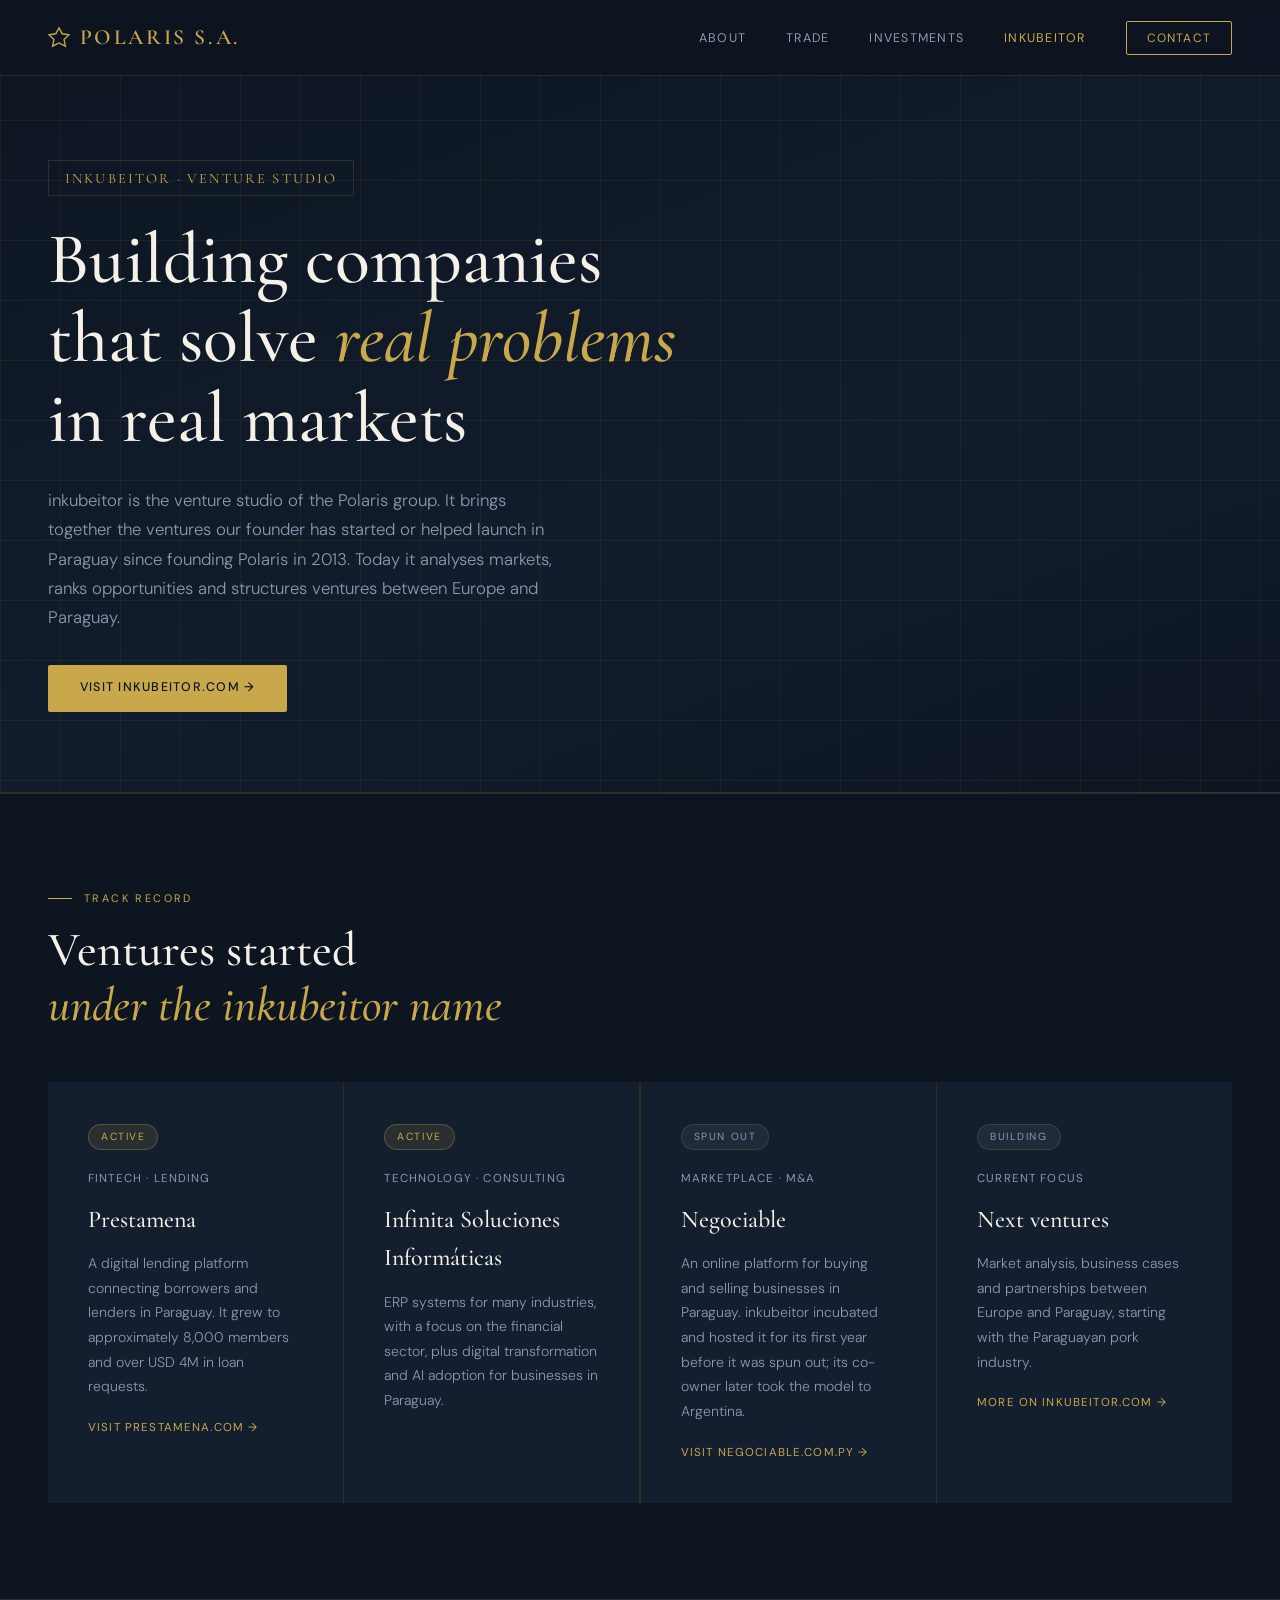
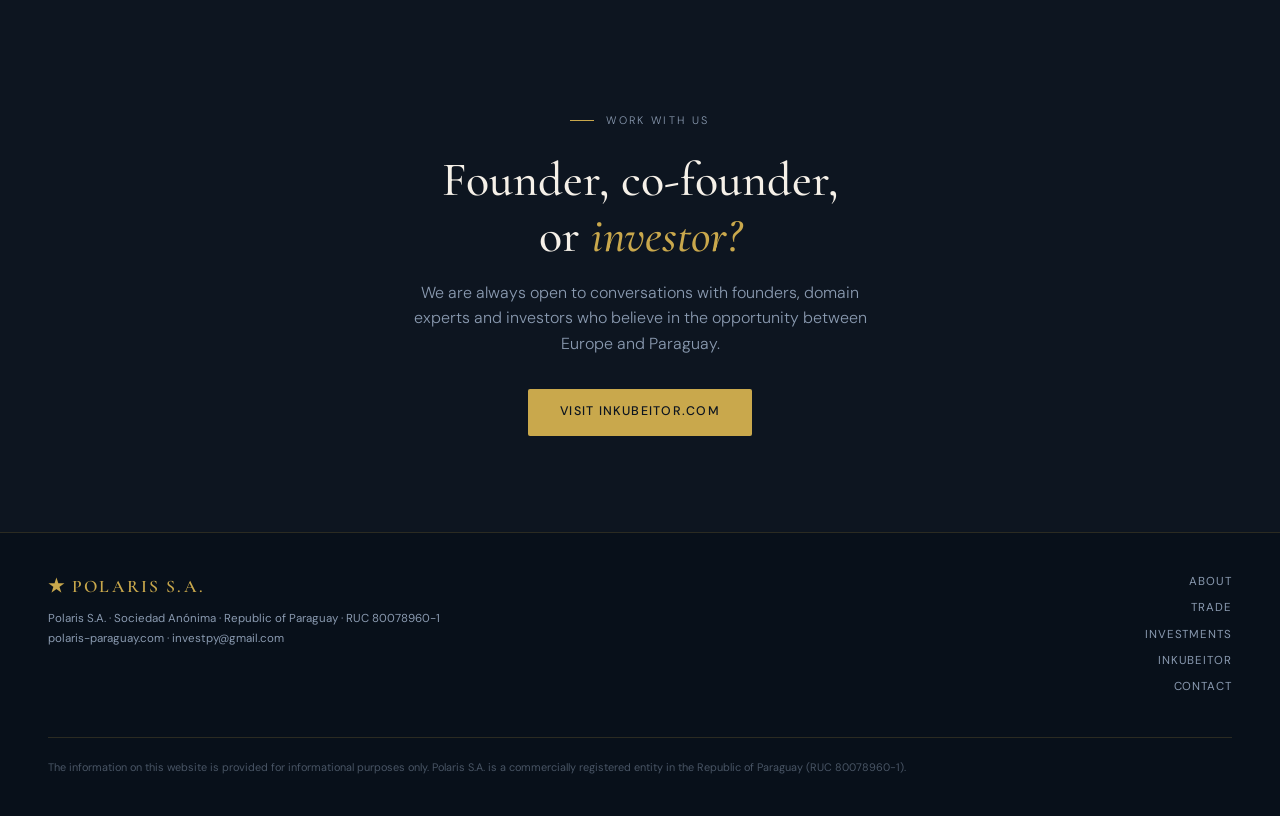
<file: inkubeitor.html>
<!DOCTYPE html>
<html lang="en">
<head>
<meta charset="UTF-8">
<meta name="viewport" content="width=device-width, initial-scale=1.0">
<title>inkubeitor — Polaris S.A.</title>
<meta name="description" content="inkubeitor is the venture studio of the Polaris group. Since 2013 it has started or helped launch Prestamena, Infinita Soluciones Informáticas and Negociable.">
<link rel="preconnect" href="https://fonts.googleapis.com">
<link rel="preconnect" href="https://fonts.gstatic.com" crossorigin>
<link href="https://fonts.googleapis.com/css2?family=Cormorant+Garamond:ital,wght@0,400;0,500;0,600;1,400&family=DM+Sans:wght@300;400;500&display=swap" rel="stylesheet">
<link rel="stylesheet" href="shared.css">
<style>
  .studio-brand { font-family: var(--serif); font-size: 0.9rem; letter-spacing: 0.15em; text-transform: uppercase; color: var(--gold); border: 1px solid var(--border); display: inline-block; padding: 0.35rem 1rem; margin-bottom: 1.5rem; }
  .what-section { background: var(--navy2); border-top: 1px solid var(--border); }
  .what-grid { display: grid; grid-template-columns: 1fr 1fr; gap: 5rem; align-items: center; }
  .what-grid p { color: var(--text-muted); font-size: 1rem; line-height: 1.85; font-weight: 300; margin-bottom: 1rem; }
  .model-list { margin-top: 1.5rem; }
  .model-item { display: flex; gap: 1rem; padding: 1rem 0; border-bottom: 1px solid var(--border); }
  .model-item:last-child { border-bottom: none; }
  .model-icon { color: var(--gold); font-family: var(--serif); font-size: 1.2rem; flex-shrink: 0; padding-top: 2px; }
  .model-text h5 { font-size: 0.85rem; color: var(--cream); font-weight: 500; margin-bottom: 0.25rem; }
  .model-text p { font-size: 0.82rem; color: var(--text-muted); line-height: 1.6; font-weight: 300; margin: 0; }
  .portfolio-section { border-top: 1px solid var(--border); }
  .portfolio-grid { display: grid; grid-template-columns: repeat(auto-fit, minmax(280px,1fr)); gap: 1.5px; background: var(--border); margin-top: 3rem; }
  .portfolio-card { background: var(--navy2); padding: 2.5rem; position: relative; transition: background 0.2s; }
  .portfolio-card:hover { background: var(--navy3); }
  .portfolio-card .status { font-size: 0.65rem; letter-spacing: 0.15em; text-transform: uppercase; padding: 0.25rem 0.75rem; border-radius: 20px; display: inline-block; margin-bottom: 1.25rem; }
  .status-active { background: rgba(201,168,76,0.12); color: var(--gold); border: 1px solid rgba(201,168,76,0.3); }
  .status-building { background: rgba(138,154,176,0.1); color: var(--text-muted); border: 1px solid var(--border); }
  .portfolio-card h3 { margin-bottom: 0.75rem; }
  .portfolio-card .sector { font-size: 0.72rem; letter-spacing: 0.1em; text-transform: uppercase; color: var(--text-muted); margin-bottom: 0.75rem; }
  .portfolio-card p { font-size: 0.88rem; color: var(--text-muted); line-height: 1.75; font-weight: 300; }
  .portfolio-card a.visit { display: inline-block; margin-top: 1.25rem; font-size: 0.72rem; letter-spacing: 0.1em; text-transform: uppercase; color: var(--gold); text-decoration: none; }
  .portfolio-card a.visit:hover { text-decoration: underline; }
  .focus-section { background: var(--navy2); border-top: 1px solid var(--border); }
  .focus-grid { display: grid; grid-template-columns: repeat(auto-fit, minmax(180px,1fr)); gap: 1rem; margin-top: 3rem; }
  .focus-pill { border: 1px solid var(--border); padding: 1.25rem 1.5rem; }
  .focus-pill h5 { font-family: var(--serif); font-size: 1.1rem; color: var(--cream); margin-bottom: 0.35rem; }
  .focus-pill p { font-size: 0.78rem; color: var(--text-muted); line-height: 1.55; font-weight: 300; }
  .cta-section { border-top: 1px solid var(--border); text-align: center; }
  .cta-section p { color: var(--text-muted); max-width: 480px; margin: 1rem auto 2rem; font-weight: 300; }
  @media (max-width: 768px) { .what-grid { grid-template-columns: 1fr; gap: 3rem; } }
</style>
</head>
<body>

<nav>
  <a href="index.html" class="nav-logo">
    <svg viewBox="0 0 24 24" fill="none" stroke="currentColor" stroke-width="1.5"><polygon points="12,2 15.5,8.5 23,9.5 17.5,14.8 19,22 12,18.5 5,22 6.5,14.8 1,9.5 8.5,8.5"/></svg>
    Polaris S.A.
  </a>
  <ul class="nav-links">
    <li><a href="about.html">About</a></li>
    <li><a href="trade.html">Trade</a></li>
    <li><a href="investments.html">Investments</a></li>
    <li><a href="inkubeitor.html" class="active">inkubeitor</a></li>
    <li><a href="contact.html" class="nav-cta">Contact</a></li>
  </ul>
</nav>

<div class="page-hero">
  <div class="page-hero-bg"></div>
  <div class="page-hero-content">
    <div class="studio-brand">inkubeitor · Venture Studio</div>
    <h1>Building companies<br>that solve <em>real problems</em><br>in real markets</h1>
    <p>inkubeitor is the venture studio of the Polaris group. It brings together the ventures our founder has started or helped launch in Paraguay since founding Polaris in 2013. Today it analyses markets, ranks opportunities and structures ventures between Europe and Paraguay.</p>
    <a href="https://inkubeitor.com" target="_blank" rel="noopener" class="btn-primary" style="display:inline-block;margin-top:2rem;">Visit inkubeitor.com →</a>
  </div>
</div>

<section class="portfolio-section">
  <p class="section-label">Track record</p>
  <h2>Ventures started<br><em>under the inkubeitor name</em></h2>
  <div class="portfolio-grid">
    <div class="portfolio-card">
      <span class="status status-active">Active</span>
      <div class="sector">Fintech · Lending</div>
      <h3>Prestamena</h3>
      <p>A digital lending platform connecting borrowers and lenders in Paraguay. It grew to approximately 8,000 members and over USD 4M in loan requests.</p>
      <a href="https://prestamena.com" target="_blank" rel="noopener" class="visit">Visit prestamena.com →</a>
    </div>
    <div class="portfolio-card">
      <span class="status status-active">Active</span>
      <div class="sector">Technology · Consulting</div>
      <h3>Infinita Soluciones Informáticas</h3>
      <p>ERP systems for many industries, with a focus on the financial sector, plus digital transformation and AI adoption for businesses in Paraguay.</p>
    </div>
    <div class="portfolio-card">
      <span class="status status-building">Spun out</span>
      <div class="sector">Marketplace · M&amp;A</div>
      <h3>Negociable</h3>
      <p>An online platform for buying and selling businesses in Paraguay. inkubeitor incubated and hosted it for its first year before it was spun out; its co-owner later took the model to Argentina.</p>
      <a href="https://negociable.com.py" target="_blank" rel="noopener" class="visit">Visit negociable.com.py →</a>
    </div>
    <div class="portfolio-card">
      <span class="status status-building">Building</span>
      <div class="sector">Current focus</div>
      <h3>Next ventures</h3>
      <p>Market analysis, business cases and partnerships between Europe and Paraguay, starting with the Paraguayan pork industry.</p>
      <a href="https://inkubeitor.com" target="_blank" rel="noopener" class="visit">More on inkubeitor.com →</a>
    </div>
  </div>
</section>

<section class="cta-section">
  <p class="section-label" style="justify-content:center;margin-bottom:1.5rem;">Work with us</p>
  <h2>Founder, co-founder,<br>or <em>investor?</em></h2>
  <p>We are always open to conversations with founders, domain experts and investors who believe in the opportunity between Europe and Paraguay.</p>
  <a href="https://inkubeitor.com" target="_blank" rel="noopener" class="btn-primary">Visit inkubeitor.com</a>
</section>

<footer>
  <div>
    <div class="footer-brand">★ Polaris S.A.</div>
    <div class="footer-legal">
      Polaris S.A. · Sociedad Anónima · Republic of Paraguay · RUC 80078960-1<br>
      polaris-paraguay.com · investpy@gmail.com
    </div>
  </div>
  <div class="footer-links">
    <a href="about.html">About</a>
    <a href="trade.html">Trade</a>
    <a href="investments.html">Investments</a>
    <a href="inkubeitor.html">inkubeitor</a>
    <a href="contact.html">Contact</a>
  </div>
  <p class="footer-disclaimer">The information on this website is provided for informational purposes only. Polaris S.A. is a commercially registered entity in the Republic of Paraguay (RUC 80078960-1).</p>
</footer>

</body>
</html>
</file>
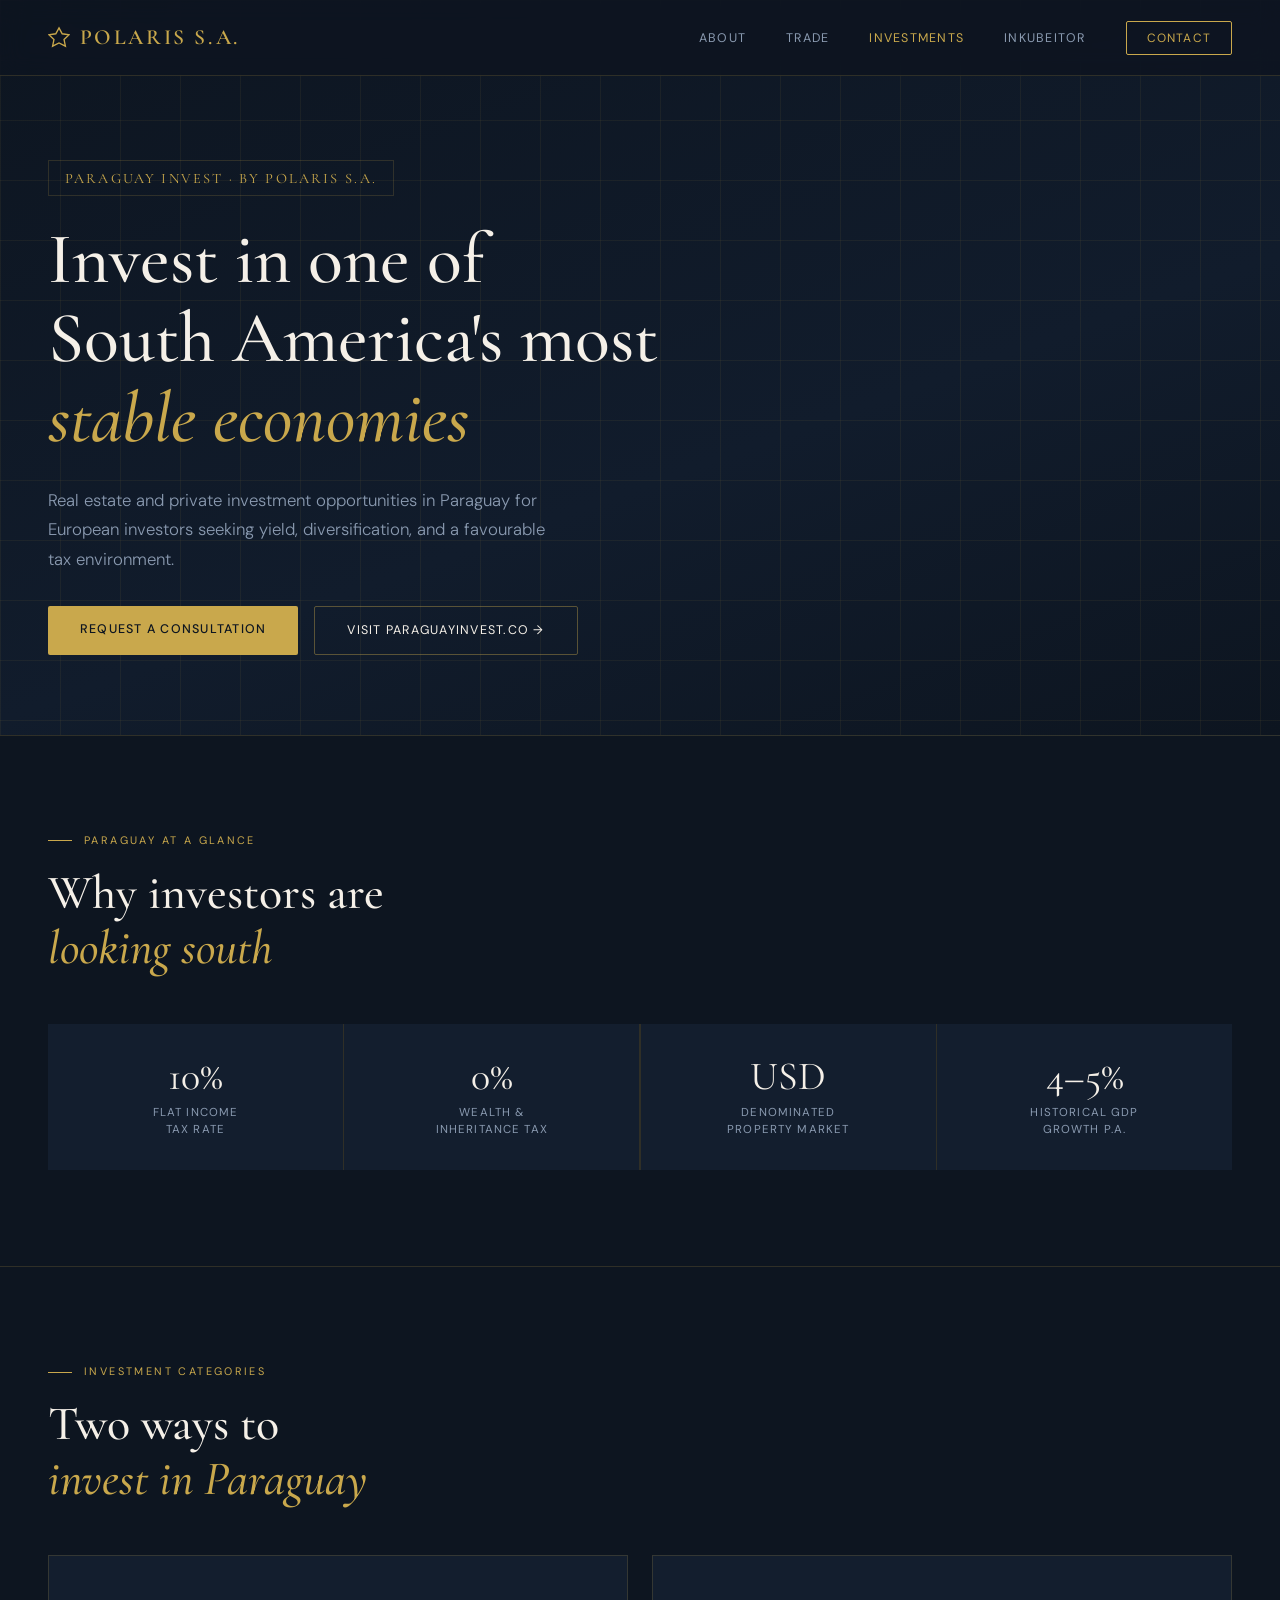
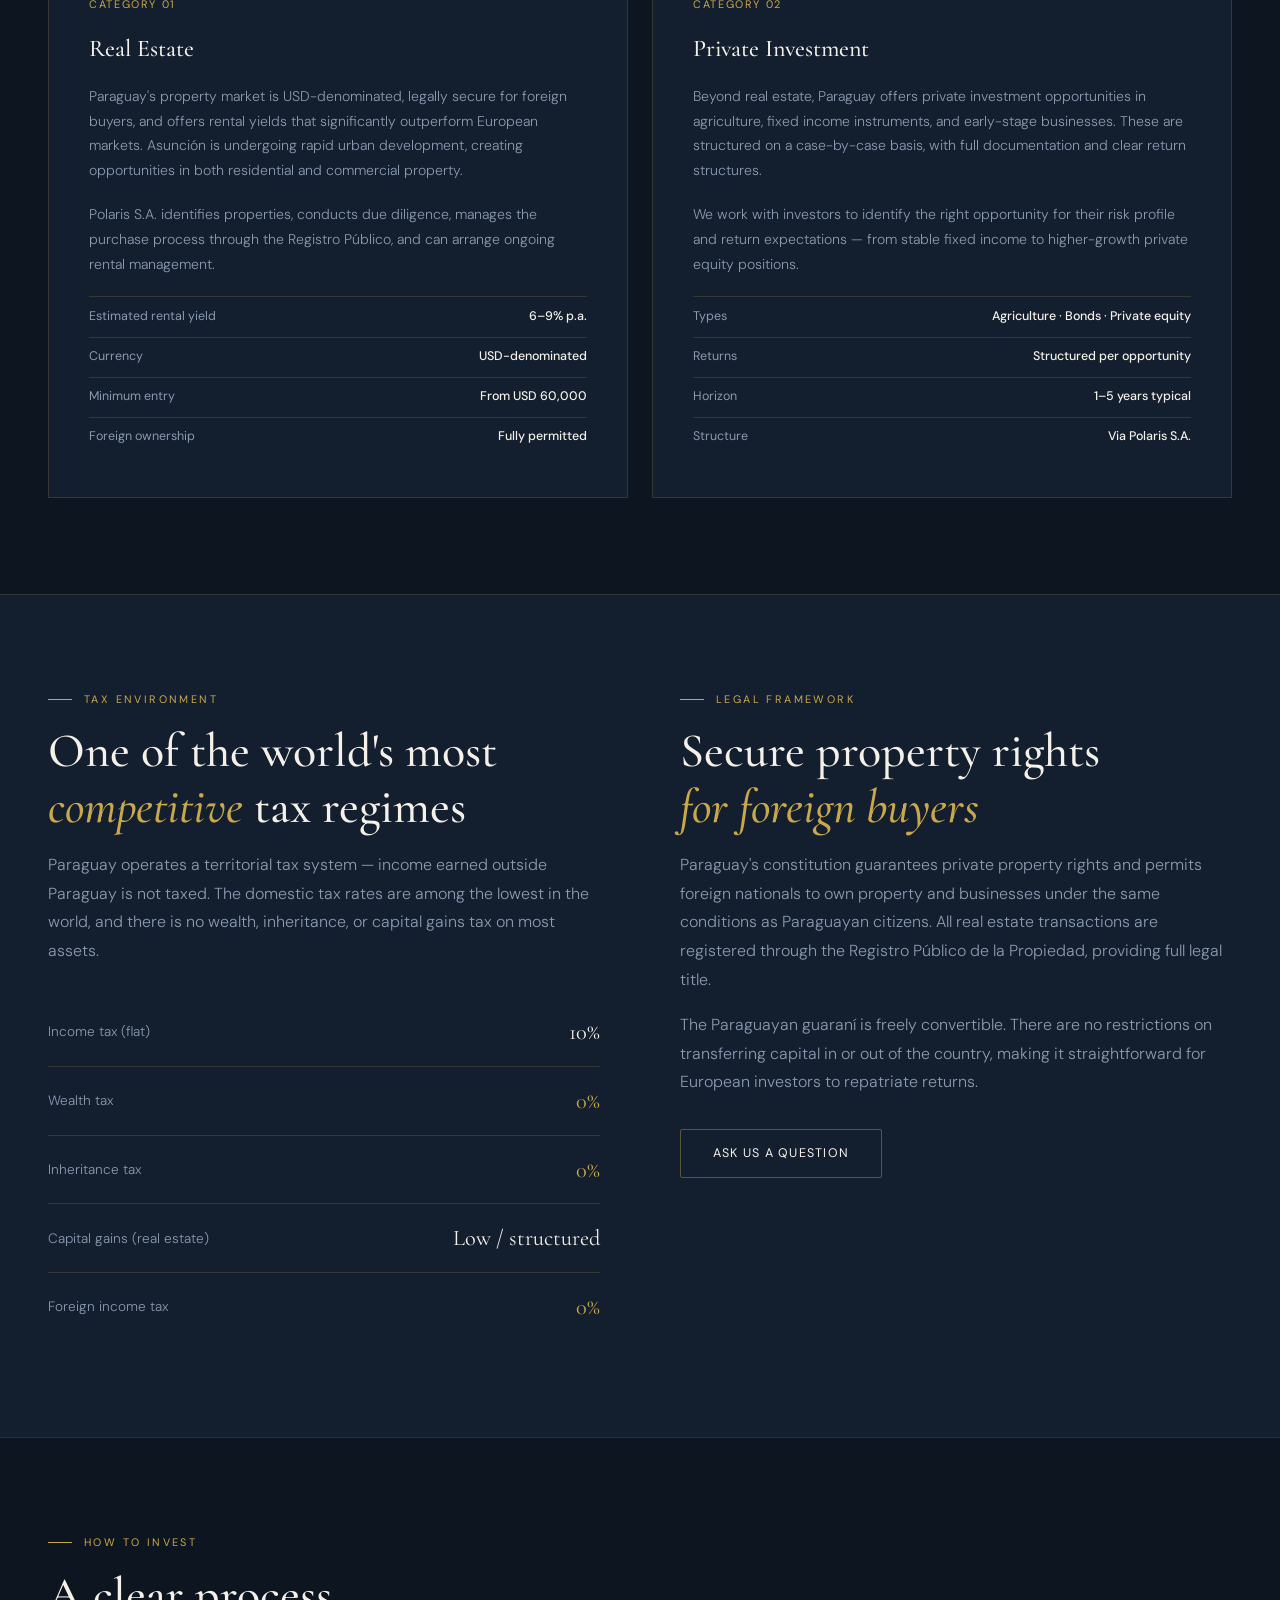
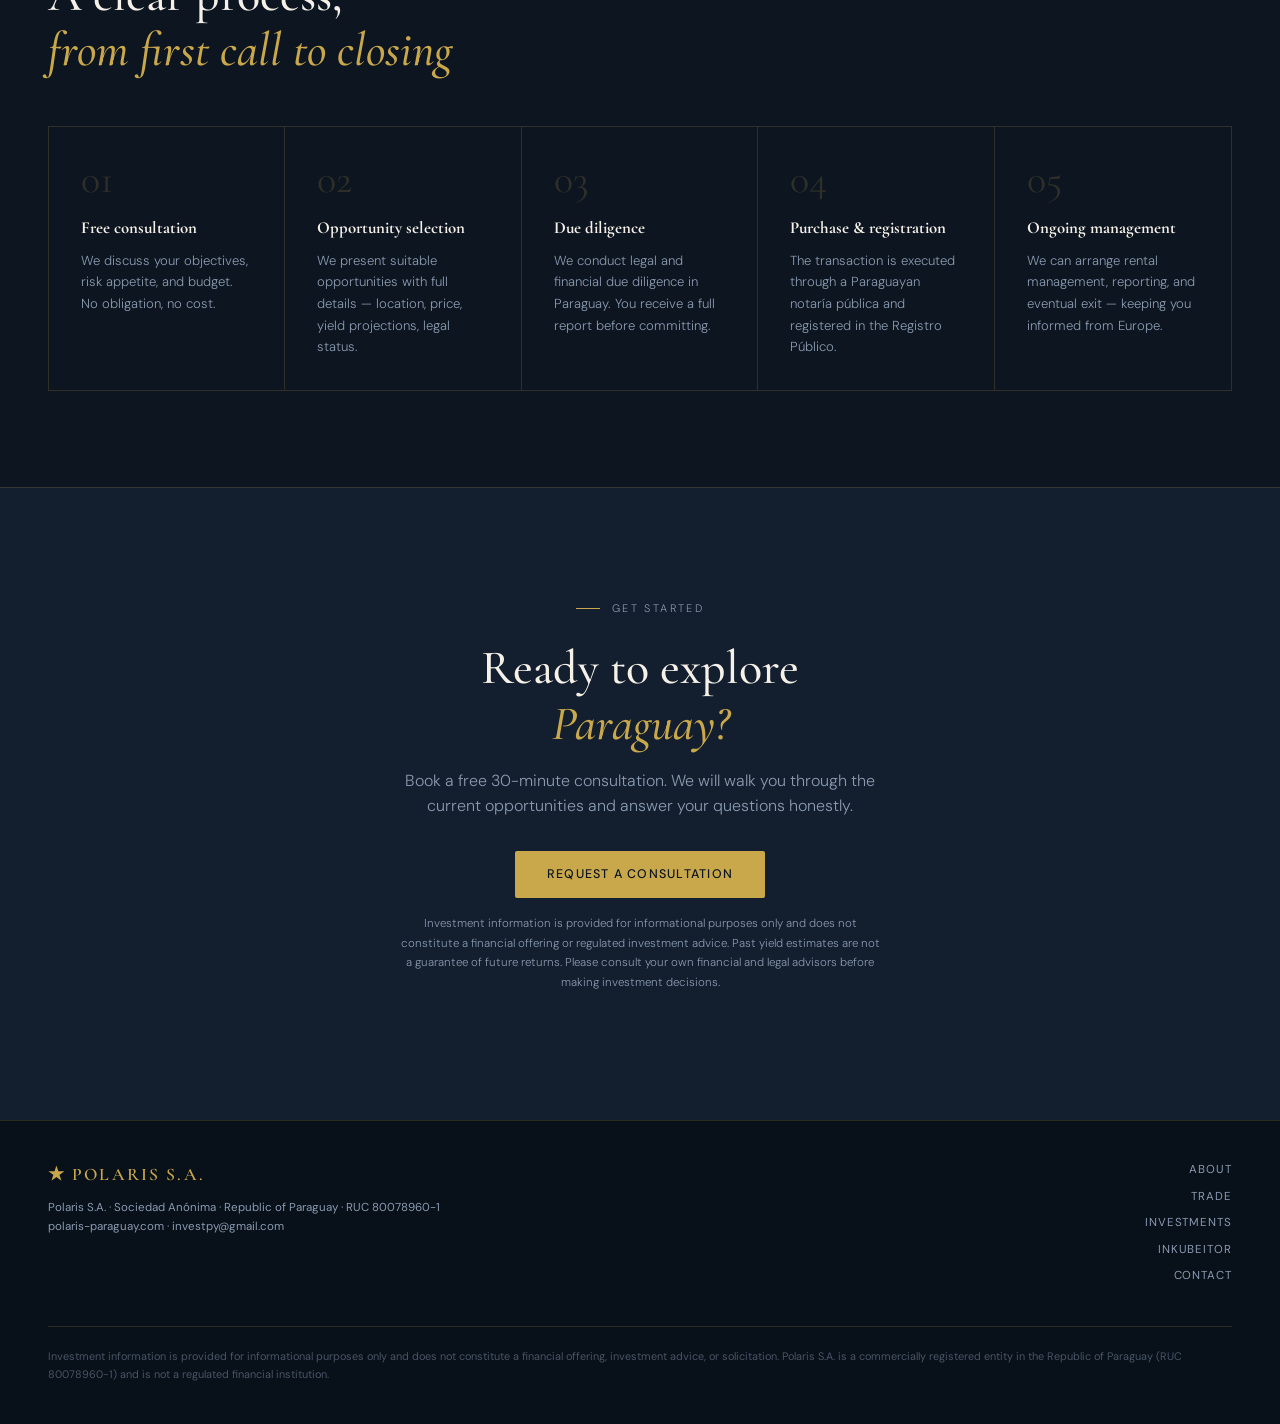
<file: investments.html>
<!DOCTYPE html>
<html lang="en">
<head>
<meta charset="UTF-8">
<meta name="viewport" content="width=device-width, initial-scale=1.0">
<title>Investments — Polaris S.A.</title>
<meta name="description" content="Paraguay Invest by Polaris S.A. — real estate and private investment opportunities in Paraguay for European investors.">
<link rel="preconnect" href="https://fonts.googleapis.com">
<link rel="preconnect" href="https://fonts.gstatic.com" crossorigin>
<link href="https://fonts.googleapis.com/css2?family=Cormorant+Garamond:ital,wght@0,400;0,500;0,600;1,400&family=DM+Sans:wght@300;400;500&display=swap" rel="stylesheet">
<link rel="stylesheet" href="shared.css">
<style>
  .inv-brand { font-family: var(--serif); font-size: 0.9rem; letter-spacing: 0.15em; text-transform: uppercase; color: var(--gold); border: 1px solid var(--border); display: inline-block; padding: 0.35rem 1rem; margin-bottom: 1.5rem; }
  .stats-row { display: grid; grid-template-columns: repeat(4, 1fr); gap: 1.5px; background: var(--border); margin-top: 3rem; }
  .stat-block { background: var(--navy2); padding: 2rem; text-align: center; }
  .stat-block .num { font-family: var(--serif); font-size: 2.5rem; color: var(--cream); line-height: 1; }
  .stat-block .lbl { font-size: 0.72rem; letter-spacing: 0.1em; text-transform: uppercase; color: var(--text-muted); margin-top: 0.5rem; line-height: 1.5; }
  .invest-types { border-top: 1px solid var(--border); }
  .invest-grid { display: grid; grid-template-columns: 1fr 1fr; gap: 1.5rem; margin-top: 3rem; }
  .invest-card { border: 1px solid var(--border); padding: 2.5rem; background: var(--navy2); position: relative; overflow: hidden; transition: border-color 0.2s; }
  .invest-card:hover { border-color: var(--gold); }
  .invest-card .tag { font-size: 0.68rem; letter-spacing: 0.15em; text-transform: uppercase; color: var(--gold); margin-bottom: 1rem; display: block; }
  .invest-card h3 { margin-bottom: 1rem; }
  .invest-card p { font-size: 0.88rem; color: var(--text-muted); line-height: 1.75; font-weight: 300; margin-bottom: 1.25rem; }
  .invest-card .detail-row { display: flex; justify-content: space-between; font-size: 0.78rem; padding: 0.6rem 0; border-top: 1px solid var(--border); }
  .invest-card .detail-key { color: var(--text-muted); }
  .invest-card .detail-val { color: var(--cream); font-weight: 500; }
  .why-section { background: var(--navy2); border-top: 1px solid var(--border); }
  .why-cols { display: grid; grid-template-columns: 1fr 1fr; gap: 5rem; align-items: start; }
  .tax-list { margin-top: 2rem; }
  .tax-item { display: flex; justify-content: space-between; align-items: center; padding: 1rem 0; border-bottom: 1px solid var(--border); }
  .tax-item:last-child { border-bottom: none; }
  .tax-label { font-size: 0.85rem; color: var(--text-muted); font-weight: 300; }
  .tax-val { font-family: var(--serif); font-size: 1.4rem; color: var(--cream); }
  .tax-val.zero { color: var(--gold); }
  .process-section { border-top: 1px solid var(--border); }
  .process-steps { display: grid; grid-template-columns: repeat(auto-fit, minmax(180px,1fr)); gap: 0; border: 1px solid var(--border); margin-top: 3rem; }
  .p-step { padding: 2rem; border-right: 1px solid var(--border); }
  .p-step:last-child { border-right: none; }
  .p-step .n { font-family: var(--serif); font-size: 2.5rem; color: var(--border); line-height: 1; margin-bottom: 1rem; }
  .p-step h4 { font-family: var(--serif); font-size: 1.05rem; color: var(--cream); margin-bottom: 0.5rem; }
  .p-step p { font-size: 0.82rem; color: var(--text-muted); line-height: 1.65; font-weight: 300; }
  .cta-section { background: var(--navy2); border-top: 1px solid var(--border); text-align: center; }
  .cta-section p { color: var(--text-muted); max-width: 480px; margin: 1rem auto 2rem; font-weight: 300; }
  .disclaimer { margin-top: 2rem; font-size: 0.72rem; color: rgba(138,154,176,0.6); max-width: 500px; margin-left: auto; margin-right: auto; line-height: 1.7; }
  @media (max-width: 768px) { .stats-row { grid-template-columns: 1fr 1fr; } .invest-grid { grid-template-columns: 1fr; } .why-cols { grid-template-columns: 1fr; gap: 3rem; } }
</style>
</head>
<body>

<nav>
  <a href="index.html" class="nav-logo">
    <svg viewBox="0 0 24 24" fill="none" stroke="currentColor" stroke-width="1.5"><polygon points="12,2 15.5,8.5 23,9.5 17.5,14.8 19,22 12,18.5 5,22 6.5,14.8 1,9.5 8.5,8.5"/></svg>
    Polaris S.A.
  </a>
  <ul class="nav-links">
    <li><a href="about.html">About</a></li>
    <li><a href="trade.html">Trade</a></li>
    <li><a href="investments.html" class="active">Investments</a></li>
    <li><a href="inkubeitor.html">inkubeitor</a></li>
    <li><a href="contact.html" class="nav-cta">Contact</a></li>
  </ul>
</nav>

<div class="page-hero">
  <div class="page-hero-bg"></div>
  <div class="page-hero-content">
    <div class="inv-brand">Paraguay Invest · by Polaris S.A.</div>
    <h1>Invest in one of<br>South America's most<br><em>stable economies</em></h1>
    <p>Real estate and private investment opportunities in Paraguay for European investors seeking yield, diversification, and a favourable tax environment.</p>
    <div style="display:flex;gap:1rem;margin-top:2rem;flex-wrap:wrap;">
      <a href="contact.html" class="btn-primary">Request a consultation</a>
      <a href="https://paraguayinvest.co" target="_blank" class="btn-secondary">Visit ParaguayInvest.co →</a>
    </div>
  </div>
</div>

<section>
  <p class="section-label">Paraguay at a glance</p>
  <h2>Why investors are<br><em>looking south</em></h2>
  <div class="stats-row">
    <div class="stat-block">
      <div class="num">10%</div>
      <div class="lbl">Flat income<br>tax rate</div>
    </div>
    <div class="stat-block">
      <div class="num">0%</div>
      <div class="lbl">Wealth &amp;<br>inheritance tax</div>
    </div>
    <div class="stat-block">
      <div class="num">USD</div>
      <div class="lbl">Denominated<br>property market</div>
    </div>
    <div class="stat-block">
      <div class="num">4–5%</div>
      <div class="lbl">Historical GDP<br>growth p.a.</div>
    </div>
  </div>
</section>

<section class="invest-types">
  <p class="section-label">Investment categories</p>
  <h2>Two ways to<br><em>invest in Paraguay</em></h2>
  <div class="invest-grid">
    <div class="invest-card">
      <span class="tag">Category 01</span>
      <h3>Real Estate</h3>
      <p>Paraguay's property market is USD-denominated, legally secure for foreign buyers, and offers rental yields that significantly outperform European markets. Asunción is undergoing rapid urban development, creating opportunities in both residential and commercial property.</p>
      <p>Polaris S.A. identifies properties, conducts due diligence, manages the purchase process through the Registro Público, and can arrange ongoing rental management.</p>
      <div class="detail-row"><span class="detail-key">Estimated rental yield</span><span class="detail-val">6–9% p.a.</span></div>
      <div class="detail-row"><span class="detail-key">Currency</span><span class="detail-val">USD-denominated</span></div>
      <div class="detail-row"><span class="detail-key">Minimum entry</span><span class="detail-val">From USD 60,000</span></div>
      <div class="detail-row"><span class="detail-key">Foreign ownership</span><span class="detail-val">Fully permitted</span></div>
    </div>
    <div class="invest-card">
      <span class="tag">Category 02</span>
      <h3>Private Investment</h3>
      <p>Beyond real estate, Paraguay offers private investment opportunities in agriculture, fixed income instruments, and early-stage businesses. These are structured on a case-by-case basis, with full documentation and clear return structures.</p>
      <p>We work with investors to identify the right opportunity for their risk profile and return expectations — from stable fixed income to higher-growth private equity positions.</p>
      <div class="detail-row"><span class="detail-key">Types</span><span class="detail-val">Agriculture · Bonds · Private equity</span></div>
      <div class="detail-row"><span class="detail-key">Returns</span><span class="detail-val">Structured per opportunity</span></div>
      <div class="detail-row"><span class="detail-key">Horizon</span><span class="detail-val">1–5 years typical</span></div>
      <div class="detail-row"><span class="detail-key">Structure</span><span class="detail-val">Via Polaris S.A.</span></div>
    </div>
  </div>
</section>

<section class="why-section">
  <div class="why-cols">
    <div>
      <p class="section-label">Tax environment</p>
      <h2>One of the world's most<br><em>competitive</em> tax regimes</h2>
      <p style="color:var(--text-muted);font-size:1rem;line-height:1.8;font-weight:300;margin-top:1rem;">Paraguay operates a territorial tax system — income earned outside Paraguay is not taxed. The domestic tax rates are among the lowest in the world, and there is no wealth, inheritance, or capital gains tax on most assets.</p>
      <div class="tax-list">
        <div class="tax-item"><span class="tax-label">Income tax (flat)</span><span class="tax-val">10%</span></div>
        <div class="tax-item"><span class="tax-label">Wealth tax</span><span class="tax-val zero">0%</span></div>
        <div class="tax-item"><span class="tax-label">Inheritance tax</span><span class="tax-val zero">0%</span></div>
        <div class="tax-item"><span class="tax-label">Capital gains (real estate)</span><span class="tax-val">Low / structured</span></div>
        <div class="tax-item"><span class="tax-label">Foreign income tax</span><span class="tax-val zero">0%</span></div>
      </div>
    </div>
    <div>
      <p class="section-label">Legal framework</p>
      <h2>Secure property rights<br><em>for foreign buyers</em></h2>
      <p style="color:var(--text-muted);font-size:1rem;line-height:1.8;font-weight:300;margin-top:1rem;">Paraguay's constitution guarantees private property rights and permits foreign nationals to own property and businesses under the same conditions as Paraguayan citizens. All real estate transactions are registered through the Registro Público de la Propiedad, providing full legal title.</p>
      <p style="color:var(--text-muted);font-size:1rem;line-height:1.8;font-weight:300;margin-top:1rem;">The Paraguayan guaraní is freely convertible. There are no restrictions on transferring capital in or out of the country, making it straightforward for European investors to repatriate returns.</p>
      <a href="contact.html" class="btn-secondary" style="margin-top:2rem;display:inline-block;">Ask us a question</a>
    </div>
  </div>
</section>

<section class="process-section">
  <p class="section-label">How to invest</p>
  <h2>A clear process,<br><em>from first call to closing</em></h2>
  <div class="process-steps">
    <div class="p-step">
      <div class="n">01</div>
      <h4>Free consultation</h4>
      <p>We discuss your objectives, risk appetite, and budget. No obligation, no cost.</p>
    </div>
    <div class="p-step">
      <div class="n">02</div>
      <h4>Opportunity selection</h4>
      <p>We present suitable opportunities with full details — location, price, yield projections, legal status.</p>
    </div>
    <div class="p-step">
      <div class="n">03</div>
      <h4>Due diligence</h4>
      <p>We conduct legal and financial due diligence in Paraguay. You receive a full report before committing.</p>
    </div>
    <div class="p-step">
      <div class="n">04</div>
      <h4>Purchase &amp; registration</h4>
      <p>The transaction is executed through a Paraguayan notaría pública and registered in the Registro Público.</p>
    </div>
    <div class="p-step">
      <div class="n">05</div>
      <h4>Ongoing management</h4>
      <p>We can arrange rental management, reporting, and eventual exit — keeping you informed from Europe.</p>
    </div>
  </div>
</section>

<section class="cta-section">
  <p class="section-label" style="justify-content:center;margin-bottom:1.5rem;">Get started</p>
  <h2>Ready to explore<br><em>Paraguay?</em></h2>
  <p>Book a free 30-minute consultation. We will walk you through the current opportunities and answer your questions honestly.</p>
  <a href="contact.html" class="btn-primary">Request a consultation</a>
  <p class="disclaimer">Investment information is provided for informational purposes only and does not constitute a financial offering or regulated investment advice. Past yield estimates are not a guarantee of future returns. Please consult your own financial and legal advisors before making investment decisions.</p>
</section>

<footer>
  <div>
    <div class="footer-brand">★ Polaris S.A.</div>
    <div class="footer-legal">
      Polaris S.A. · Sociedad Anónima · Republic of Paraguay · RUC 80078960-1<br>
      polaris-paraguay.com · investpy@gmail.com
    </div>
  </div>
  <div class="footer-links">
    <a href="about.html">About</a>
    <a href="trade.html">Trade</a>
    <a href="investments.html">Investments</a>
    <a href="inkubeitor.html">inkubeitor</a>
    <a href="contact.html">Contact</a>
  </div>
  <p class="footer-disclaimer">Investment information is provided for informational purposes only and does not constitute a financial offering, investment advice, or solicitation. Polaris S.A. is a commercially registered entity in the Republic of Paraguay (RUC 80078960-1) and is not a regulated financial institution.</p>
</footer>

</body>
</html>
</file>
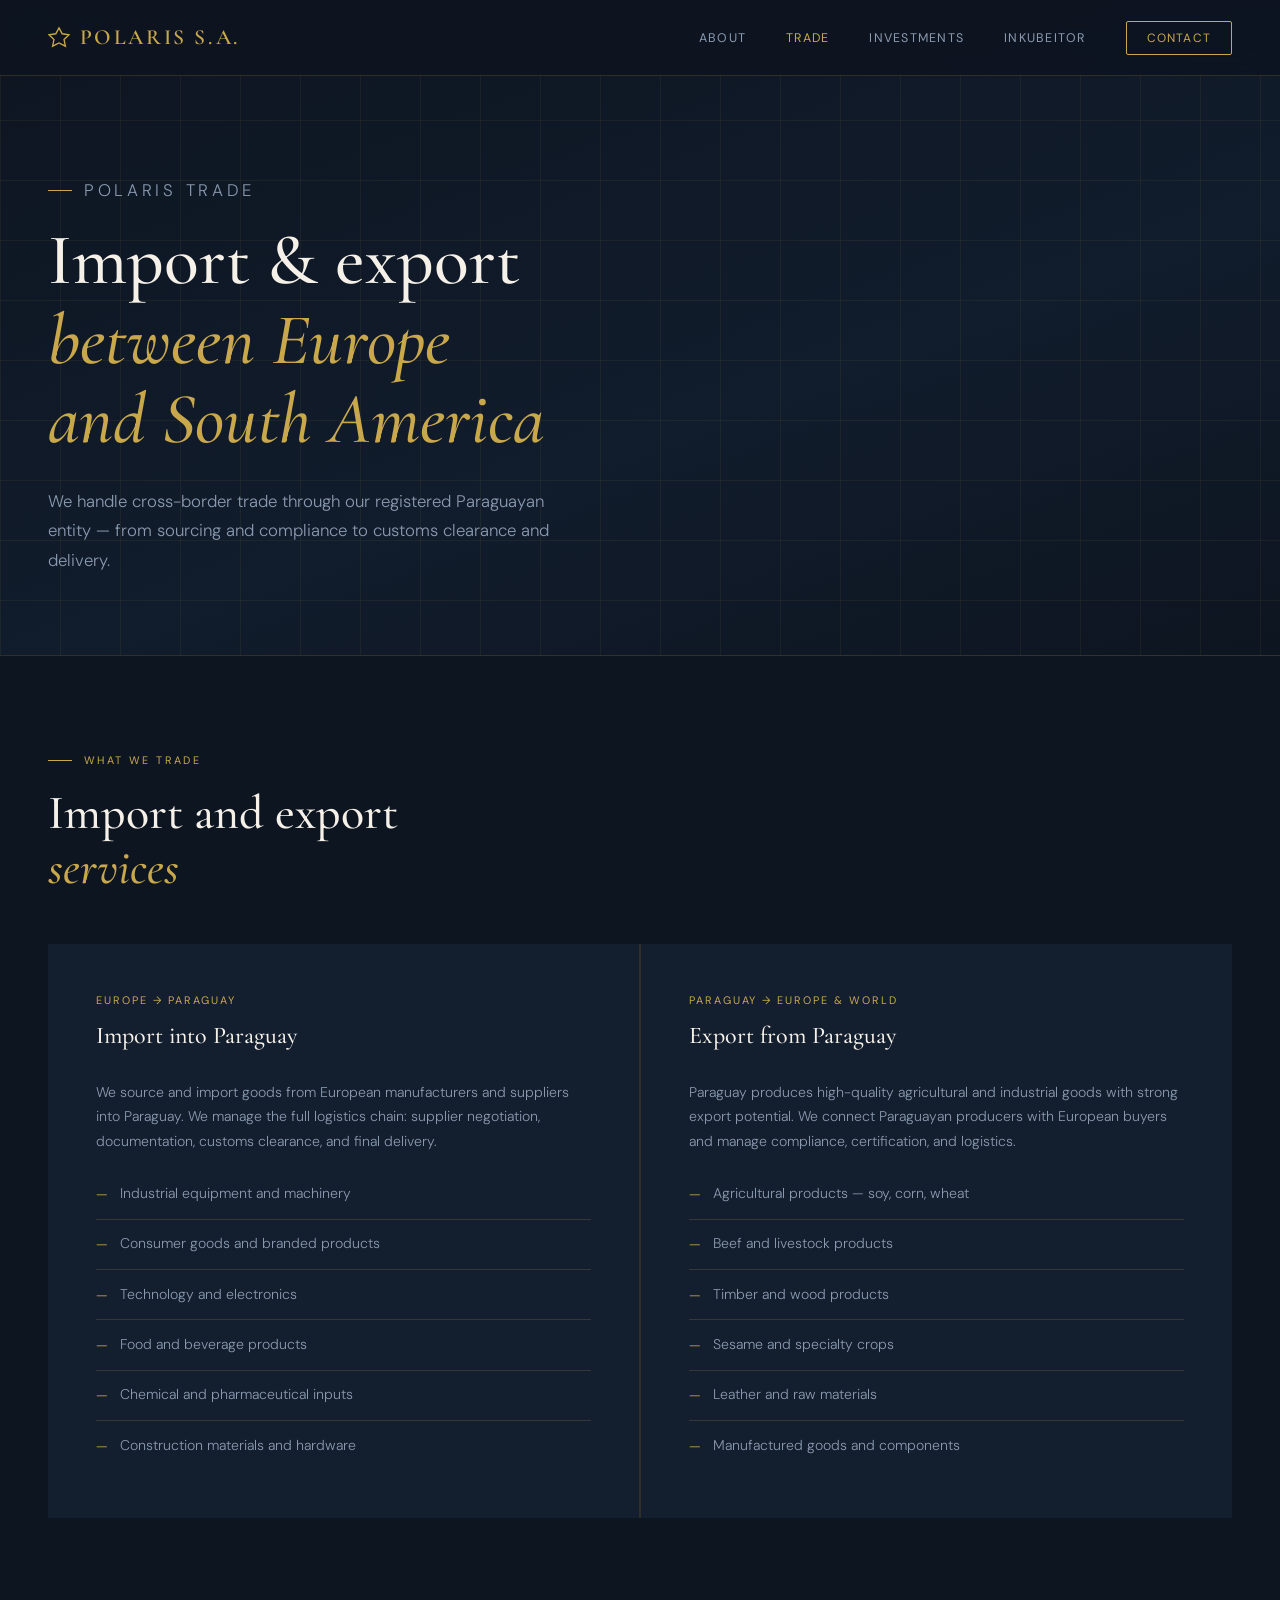
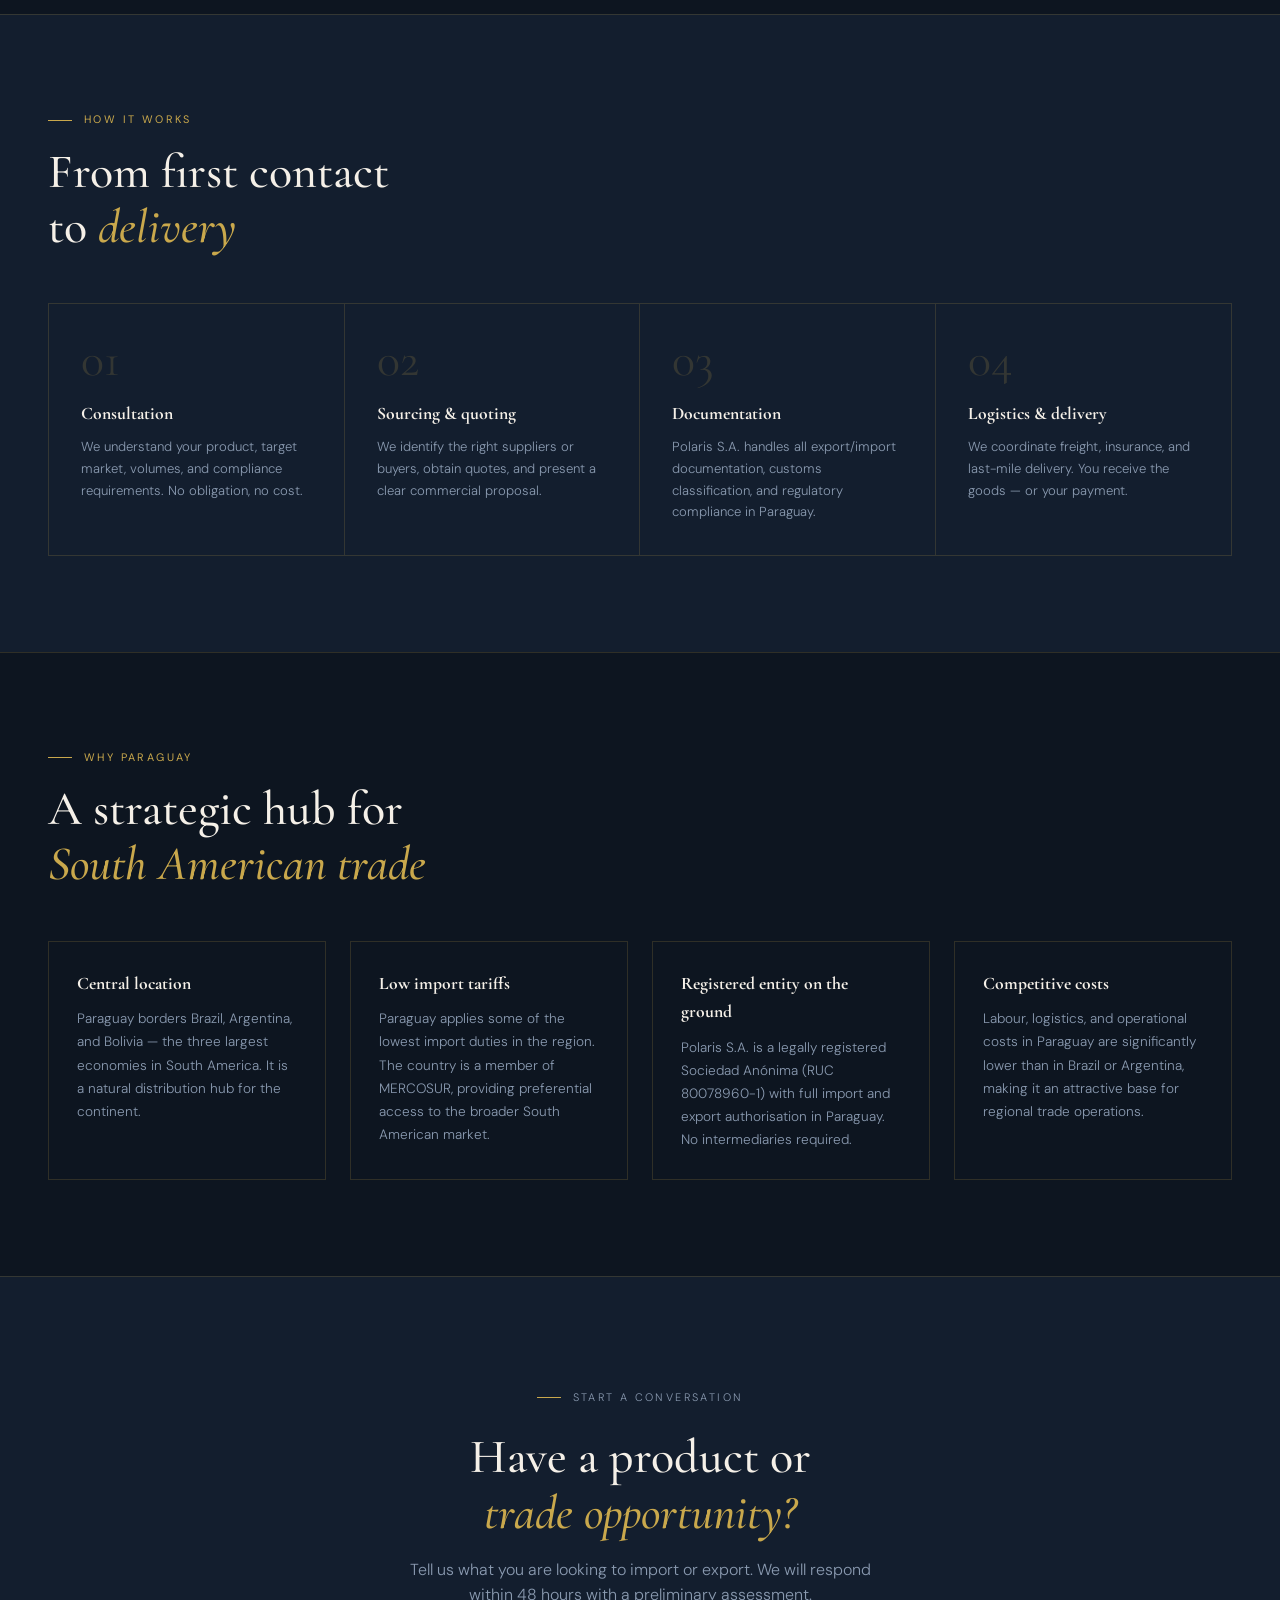
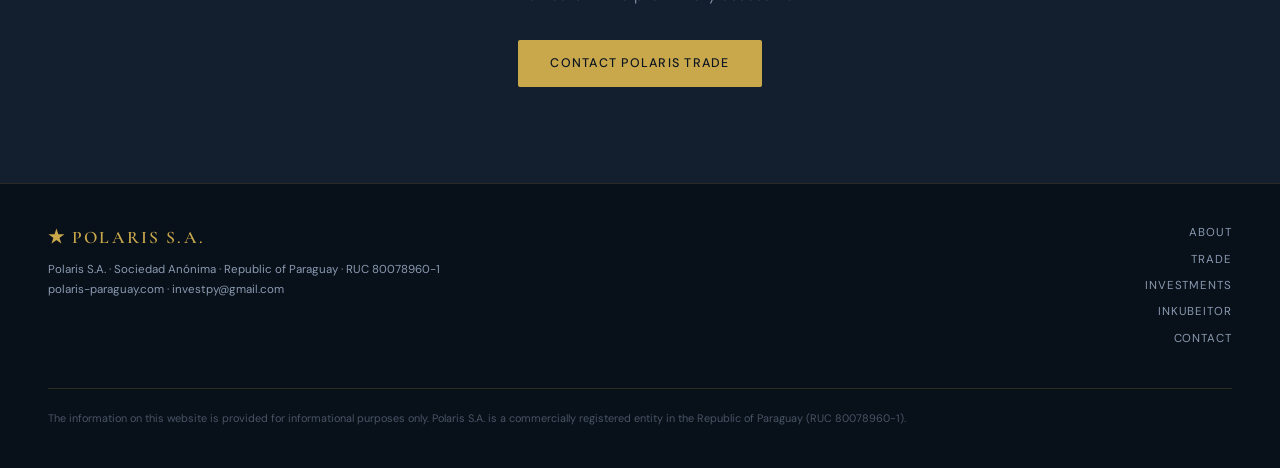
<file: trade.html>
<!DOCTYPE html>
<html lang="en">
<head>
<meta charset="UTF-8">
<meta name="viewport" content="width=device-width, initial-scale=1.0">
<title>Trade — Polaris S.A.</title>
<meta name="description" content="Polaris Trade handles import and export operations between Europe and South America through our legally registered entity in Paraguay.">
<link rel="preconnect" href="https://fonts.googleapis.com">
<link rel="preconnect" href="https://fonts.gstatic.com" crossorigin>
<link href="https://fonts.googleapis.com/css2?family=Cormorant+Garamond:ital,wght@0,400;0,500;0,600;1,400&family=DM+Sans:wght@300;400;500&display=swap" rel="stylesheet">
<link rel="stylesheet" href="shared.css">
<style>
  .trade-split { display: grid; grid-template-columns: 1fr 1fr; gap: 1.5px; background: var(--border); margin-top: 3rem; }
  .trade-col { background: var(--navy2); padding: 3rem; }
  .trade-col h3 { margin-bottom: 1.5rem; }
  .trade-col .direction-label { font-size: 0.68rem; letter-spacing: 0.18em; text-transform: uppercase; color: var(--gold); margin-bottom: 0.5rem; display: block; }
  .category-list { list-style: none; margin-top: 1rem; }
  .category-list li { display: flex; align-items: flex-start; gap: 0.75rem; padding: 0.85rem 0; border-bottom: 1px solid var(--border); font-size: 0.88rem; color: var(--text-muted); font-weight: 300; line-height: 1.5; }
  .category-list li:last-child { border-bottom: none; }
  .category-list li::before { content: '—'; color: var(--gold); flex-shrink: 0; margin-top: 1px; }
  .how-section { background: var(--navy2); border-top: 1px solid var(--border); }
  .steps-grid { display: grid; grid-template-columns: repeat(auto-fit, minmax(200px, 1fr)); gap: 0; margin-top: 3rem; border: 1px solid var(--border); }
  .step { padding: 2rem; border-right: 1px solid var(--border); position: relative; }
  .step:last-child { border-right: none; }
  .step-num { font-family: var(--serif); font-size: 3rem; color: var(--border); line-height: 1; margin-bottom: 1rem; }
  .step h4 { font-family: var(--serif); font-size: 1.1rem; color: var(--cream); margin-bottom: 0.5rem; }
  .step p { font-size: 0.82rem; color: var(--text-muted); line-height: 1.65; font-weight: 300; }
  .why-section { border-top: 1px solid var(--border); }
  .why-grid { display: grid; grid-template-columns: repeat(auto-fit, minmax(240px, 1fr)); gap: 1.5rem; margin-top: 3rem; }
  .why-card { border: 1px solid var(--border); padding: 1.75rem; }
  .why-card h4 { font-family: var(--serif); font-size: 1.1rem; color: var(--cream); margin-bottom: 0.6rem; }
  .why-card p { font-size: 0.85rem; color: var(--text-muted); line-height: 1.7; font-weight: 300; }
  .cta-section { background: var(--navy2); border-top: 1px solid var(--border); text-align: center; }
  .cta-section p { color: var(--text-muted); max-width: 480px; margin: 1rem auto 2rem; font-weight: 300; }
  @media (max-width: 768px) { .trade-split { grid-template-columns: 1fr; } .steps-grid { grid-template-columns: 1fr 1fr; } }
</style>
</head>
<body>

<nav>
  <a href="index.html" class="nav-logo">
    <svg viewBox="0 0 24 24" fill="none" stroke="currentColor" stroke-width="1.5"><polygon points="12,2 15.5,8.5 23,9.5 17.5,14.8 19,22 12,18.5 5,22 6.5,14.8 1,9.5 8.5,8.5"/></svg>
    Polaris S.A.
  </a>
  <ul class="nav-links">
    <li><a href="about.html">About</a></li>
    <li><a href="trade.html" class="active">Trade</a></li>
    <li><a href="investments.html">Investments</a></li>
    <li><a href="inkubeitor.html">inkubeitor</a></li>
    <li><a href="contact.html" class="nav-cta">Contact</a></li>
  </ul>
</nav>

<div class="page-hero">
  <div class="page-hero-bg"></div>
  <div class="page-hero-content">
    <p class="section-label">Polaris Trade</p>
    <h1>Import &amp; export<br><em>between Europe<br>and South America</em></h1>
    <p>We handle cross-border trade through our registered Paraguayan entity — from sourcing and compliance to customs clearance and delivery.</p>
  </div>
</div>

<section>
  <p class="section-label">What we trade</p>
  <h2>Import and export<br><em>services</em></h2>
  <div class="trade-split">
    <div class="trade-col">
      <span class="direction-label">Europe → Paraguay</span>
      <h3>Import into Paraguay</h3>
      <p style="color:var(--text-muted);font-size:0.88rem;line-height:1.75;font-weight:300;">We source and import goods from European manufacturers and suppliers into Paraguay. We manage the full logistics chain: supplier negotiation, documentation, customs clearance, and final delivery.</p>
      <ul class="category-list">
        <li>Industrial equipment and machinery</li>
        <li>Consumer goods and branded products</li>
        <li>Technology and electronics</li>
        <li>Food and beverage products</li>
        <li>Chemical and pharmaceutical inputs</li>
        <li>Construction materials and hardware</li>
      </ul>
    </div>
    <div class="trade-col">
      <span class="direction-label">Paraguay → Europe &amp; world</span>
      <h3>Export from Paraguay</h3>
      <p style="color:var(--text-muted);font-size:0.88rem;line-height:1.75;font-weight:300;">Paraguay produces high-quality agricultural and industrial goods with strong export potential. We connect Paraguayan producers with European buyers and manage compliance, certification, and logistics.</p>
      <ul class="category-list">
        <li>Agricultural products — soy, corn, wheat</li>
        <li>Beef and livestock products</li>
        <li>Timber and wood products</li>
        <li>Sesame and specialty crops</li>
        <li>Leather and raw materials</li>
        <li>Manufactured goods and components</li>
      </ul>
    </div>
  </div>
</section>

<section class="how-section">
  <p class="section-label">How it works</p>
  <h2>From first contact<br>to <em>delivery</em></h2>
  <div class="steps-grid">
    <div class="step">
      <div class="step-num">01</div>
      <h4>Consultation</h4>
      <p>We understand your product, target market, volumes, and compliance requirements. No obligation, no cost.</p>
    </div>
    <div class="step">
      <div class="step-num">02</div>
      <h4>Sourcing &amp; quoting</h4>
      <p>We identify the right suppliers or buyers, obtain quotes, and present a clear commercial proposal.</p>
    </div>
    <div class="step">
      <div class="step-num">03</div>
      <h4>Documentation</h4>
      <p>Polaris S.A. handles all export/import documentation, customs classification, and regulatory compliance in Paraguay.</p>
    </div>
    <div class="step">
      <div class="step-num">04</div>
      <h4>Logistics &amp; delivery</h4>
      <p>We coordinate freight, insurance, and last-mile delivery. You receive the goods — or your payment.</p>
    </div>
  </div>
</section>

<section class="why-section">
  <p class="section-label">Why Paraguay</p>
  <h2>A strategic hub for<br><em>South American trade</em></h2>
  <div class="why-grid">
    <div class="why-card">
      <h4>Central location</h4>
      <p>Paraguay borders Brazil, Argentina, and Bolivia — the three largest economies in South America. It is a natural distribution hub for the continent.</p>
    </div>
    <div class="why-card">
      <h4>Low import tariffs</h4>
      <p>Paraguay applies some of the lowest import duties in the region. The country is a member of MERCOSUR, providing preferential access to the broader South American market.</p>
    </div>
    <div class="why-card">
      <h4>Registered entity on the ground</h4>
      <p>Polaris S.A. is a legally registered Sociedad Anónima (RUC 80078960-1) with full import and export authorisation in Paraguay. No intermediaries required.</p>
    </div>
    <div class="why-card">
      <h4>Competitive costs</h4>
      <p>Labour, logistics, and operational costs in Paraguay are significantly lower than in Brazil or Argentina, making it an attractive base for regional trade operations.</p>
    </div>
  </div>
</section>

<section class="cta-section">
  <p class="section-label" style="justify-content:center;margin-bottom:1.5rem;">Start a conversation</p>
  <h2>Have a product or<br><em>trade opportunity?</em></h2>
  <p>Tell us what you are looking to import or export. We will respond within 48 hours with a preliminary assessment.</p>
  <a href="contact.html" class="btn-primary">Contact Polaris Trade</a>
</section>

<footer>
  <div>
    <div class="footer-brand">★ Polaris S.A.</div>
    <div class="footer-legal">
      Polaris S.A. · Sociedad Anónima · Republic of Paraguay · RUC 80078960-1<br>
      polaris-paraguay.com · investpy@gmail.com
    </div>
  </div>
  <div class="footer-links">
    <a href="about.html">About</a>
    <a href="trade.html">Trade</a>
    <a href="investments.html">Investments</a>
    <a href="inkubeitor.html">inkubeitor</a>
    <a href="contact.html">Contact</a>
  </div>
  <p class="footer-disclaimer">The information on this website is provided for informational purposes only. Polaris S.A. is a commercially registered entity in the Republic of Paraguay (RUC 80078960-1).</p>
</footer>

</body>
</html>
</file>
<file: shared.css>
/* SHARED STYLES - polaris-paraguay.com */
*, *::before, *::after { box-sizing: border-box; margin: 0; padding: 0; }
:root {
  --navy: #0d1520; --navy2: #131e2e; --navy3: #1a2740;
  --gold: #c9a84c; --gold-light: #e8c97a;
  --cream: #f5f0e8; --text: #f0ece4; --text-muted: #8a9ab0;
  --border: rgba(201,168,76,0.18);
  --serif: 'Cormorant Garamond', Georgia, serif;
  --sans: 'DM Sans', system-ui, sans-serif;
}
html { scroll-behavior: smooth; }
body { font-family: var(--sans); background: var(--navy); color: var(--text); line-height: 1.6; overflow-x: hidden; }
nav { position: fixed; top: 0; left: 0; right: 0; z-index: 100; display: flex; align-items: center; justify-content: space-between; padding: 1.25rem 3rem; background: rgba(13,21,32,0.85); backdrop-filter: blur(12px); border-bottom: 1px solid var(--border); }
.nav-logo { font-family: var(--serif); font-size: 1.35rem; font-weight: 600; letter-spacing: 0.12em; color: var(--gold); text-decoration: none; text-transform: uppercase; display: flex; align-items: center; gap: 0.6rem; }
.nav-logo svg { width: 22px; height: 22px; }
.nav-links { display: flex; align-items: center; gap: 2.5rem; list-style: none; }
.nav-links a { font-size: 0.78rem; letter-spacing: 0.1em; text-transform: uppercase; color: var(--text-muted); text-decoration: none; transition: color 0.2s; }
.nav-links a:hover, .nav-links a.active { color: var(--gold); }
.nav-cta { font-size: 0.75rem !important; padding: 0.5rem 1.25rem; border: 1px solid var(--gold); color: var(--gold) !important; border-radius: 2px; transition: background 0.2s, color 0.2s !important; }
.nav-cta:hover { background: var(--gold) !important; color: var(--navy) !important; }
section { padding: 6rem 3rem; }
.section-label { font-size: 0.68rem; letter-spacing: 0.22em; text-transform: uppercase; color: var(--gold); margin-bottom: 1rem; display: flex; align-items: center; gap: 0.75rem; }
.section-label::before { content: ''; display: block; width: 24px; height: 1px; background: var(--gold); }
h1 { font-family: var(--serif); font-size: clamp(2.8rem, 6vw, 4.5rem); font-weight: 500; line-height: 1.1; margin-bottom: 1.75rem; color: var(--cream); }
h1 em, h2 em { font-style: italic; color: var(--gold); }
h2 { font-family: var(--serif); font-size: clamp(2rem, 4vw, 3rem); font-weight: 500; color: var(--cream); line-height: 1.15; margin-bottom: 1rem; }
h3 { font-family: var(--serif); font-size: 1.5rem; font-weight: 500; color: var(--cream); margin-bottom: 0.75rem; }
.btn-primary { display: inline-block; padding: 0.85rem 2rem; background: var(--gold); color: var(--navy); font-size: 0.78rem; font-weight: 500; letter-spacing: 0.1em; text-transform: uppercase; text-decoration: none; border-radius: 2px; transition: background 0.2s, transform 0.15s; }
.btn-primary:hover { background: var(--gold-light); transform: translateY(-1px); }
.btn-secondary { display: inline-block; padding: 0.85rem 2rem; border: 1px solid rgba(201,168,76,0.4); color: var(--cream); font-size: 0.78rem; font-weight: 400; letter-spacing: 0.1em; text-transform: uppercase; text-decoration: none; border-radius: 2px; transition: border-color 0.2s, color 0.2s; }
.btn-secondary:hover { border-color: var(--gold); color: var(--gold); }
/* PAGE HERO (inner pages) */
.page-hero { padding: 10rem 3rem 5rem; background: linear-gradient(160deg, #0d1520 0%, #111c2c 60%, #0d1520 100%); border-bottom: 1px solid var(--border); position: relative; overflow: hidden; }
.page-hero-bg { position: absolute; inset: 0; background-image: linear-gradient(var(--border) 1px, transparent 1px), linear-gradient(90deg, var(--border) 1px, transparent 1px); background-size: 60px 60px; opacity: 0.4; }
.page-hero-content { position: relative; z-index: 2; max-width: 680px; animation: fadeUp 0.8s ease both; }
@keyframes fadeUp { from { opacity: 0; transform: translateY(20px); } to { opacity: 1; transform: translateY(0); } }
.page-hero p { font-size: 1.05rem; color: var(--text-muted); line-height: 1.75; font-weight: 300; margin-top: 1rem; max-width: 520px; }
/* FOOTER */
footer { background: #08101a; padding: 2.5rem 3rem; border-top: 1px solid var(--border); display: flex; justify-content: space-between; align-items: flex-start; gap: 2rem; flex-wrap: wrap; }
.footer-brand { font-family: var(--serif); font-size: 1.1rem; font-weight: 600; letter-spacing: 0.12em; color: var(--gold); text-transform: uppercase; margin-bottom: 0.5rem; }
.footer-legal { font-size: 0.72rem; color: var(--text-muted); line-height: 1.7; }
.footer-links { display: flex; flex-direction: column; gap: 0.5rem; align-items: flex-end; }
.footer-links a { font-size: 0.72rem; letter-spacing: 0.08em; text-transform: uppercase; color: var(--text-muted); text-decoration: none; transition: color 0.2s; }
.footer-links a:hover { color: var(--gold); }
.footer-disclaimer { width: 100%; font-size: 0.68rem; color: rgba(138,154,176,0.5); border-top: 1px solid var(--border); padding-top: 1.25rem; margin-top: 0.5rem; line-height: 1.7; }
@media (max-width: 768px) { nav { padding: 1rem 1.5rem; } .nav-links { display: none; } section { padding: 4rem 1.5rem; } .page-hero { padding: 8rem 1.5rem 4rem; } footer { flex-direction: column; } .footer-links { align-items: flex-start; } }
</file>
